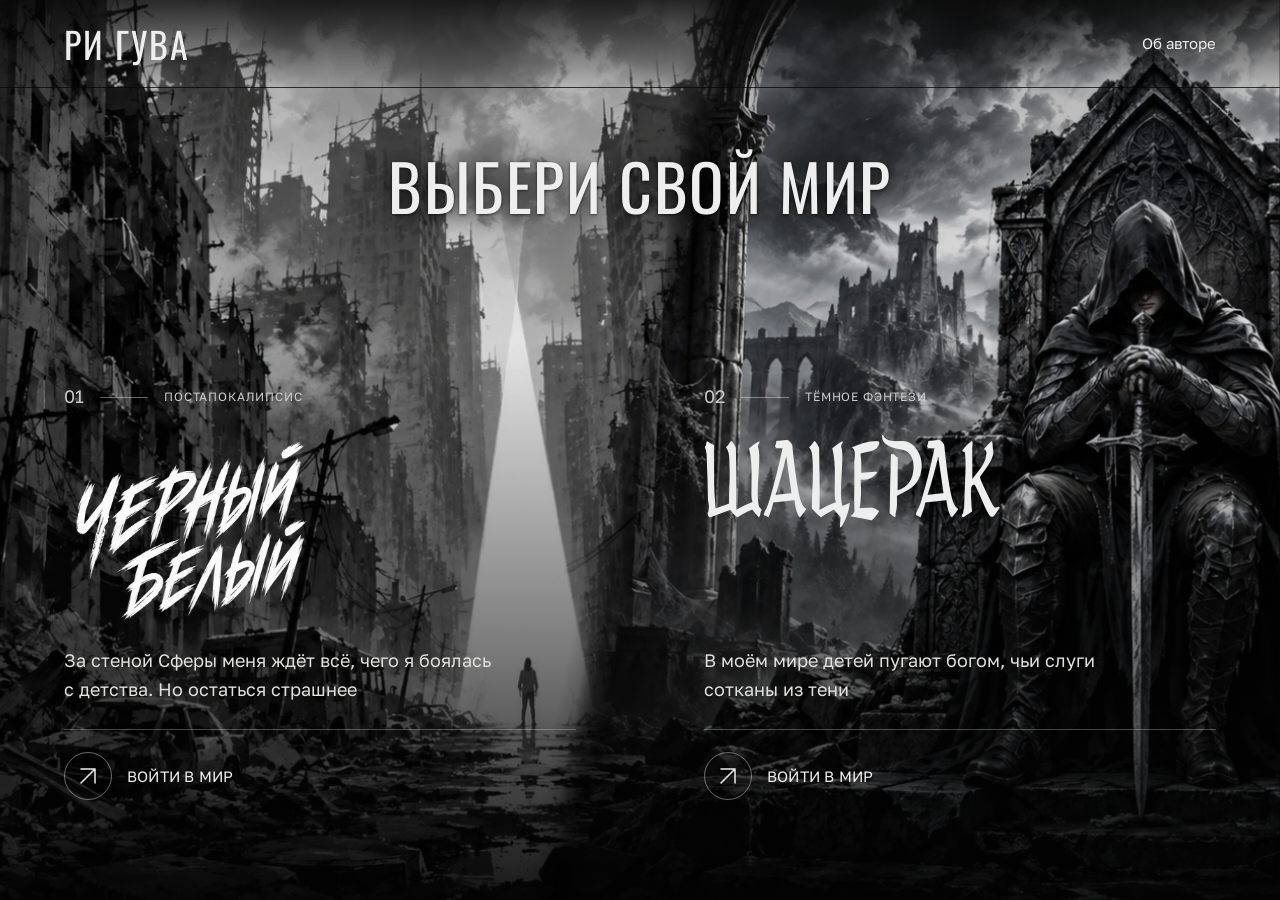
<file: index.html>
<!doctype html>
<html lang="ru">
<head>
  <meta charset="utf-8">
<meta http-equiv="Content-Security-Policy" content="connect-src 'none'; form-action 'none'; base-uri 'self'; object-src 'none'">
<meta name="robots" content="noindex,nofollow">
  <meta name="viewport" content="width=device-width, initial-scale=1">
  <meta name="theme-color" content="#080808">
  <meta name="description" content="Два мира Ри Гува. Войди в историю «Черного Белого» или открой Шацерак.">
  <title>Ри Гува · По ту сторону истории</title>
  <noscript><style>#home .series-name-accessible{position:static!important;display:block!important;width:auto!important;height:auto!important;margin:0!important;overflow:visible!important;clip:auto!important;clip-path:none!important;white-space:normal!important;font:400 42px/1.1 var(--world-bw-font)!important}</style></noscript>
  <link rel="icon" href="assets/sigil.svg" type="image/svg+xml">

  <script id="scene-priority-v114">
(() => {
  'use strict';
  // The standalone file already contains its assets as data URIs.
  if (location.protocol === 'file:') return;
  const h = location.hash;
  let world = null;
  let section = 'world-view';
  const home = !h || h === '#home';
  if (h === '#world-black-white') world = 'bw';
  else if (h === '#world-shatserak') world = 'shatserak';
  else {
    const nested = /^#(black-white|shatserak)\/([a-z-]+)$/.exec(h);
    if (nested) {
      world = nested[1] === 'black-white' ? 'bw' : 'shatserak';
      section = nested[2];
    } else if (/^#(?:world-view|story|field-notes|night-lake|books|bonus|merch|bw-finale|author-qa|questions|worlds)$/.test(h)) {
      section = h.slice(1);
      world = history.state?.world;
      if (world !== 'bw' && world !== 'shatserak') {
        try { world = sessionStorage.getItem('riguva-active-world'); } catch {}
      }
    }
  }
  if (world !== 'bw' && world !== 'shatserak') world = null;
  if (section === 'worlds' || (world === 'bw' && (section === 'field-notes' || section === 'bw-finale'))) section = 'books';
  if (section === 'author') section = 'contacts';
  // These sections are not available in the current opposite world. Mirror
  // experience.js's hero fallback rather than warming an unrelated scene.
  if ((world === 'bw' && ['night-lake', 'questions'].includes(section)) ||
      (world === 'shatserak' && ['field-notes', 'bw-finale', 'author-qa', 'merch'].includes(section))) section = 'world-view';
  const bwHero = ['assets/scenes/bw-title-v6.webp', 'assets/scenes/bw-detailed-v6.webp'];
  const shatHero = ['assets/scenes/shatserak-detailed-v6.webp'];
  const critical = {
    bw: {
      'world-view': bwHero,
      story: ['assets/lossless-v113/bw-v84/black-quote-silhouette.jpg'],
      // The first desktop row and the first two mobile cards. Other covers
      // remain under the ordinary ahead-of-scroll image queue.
      books: ['assets/current/Для сайта/black-white.jpg', 'assets/current/Для сайта/grey-forest.jpg'],
      bonus: [(globalThis.devicePixelRatio || 1) <= 4 ? 'assets/responsive-v111/switch-states-768.webp' : 'assets/performance-v101/bw-v33/switch-states.webp', 'assets/performance-v101/bw-v17/worklamp-switch.webp'],
      'author-qa': ['assets/performance-v101/bw-v31/jeep-radio.webp'],
      contacts: ['assets/performance-v101/bw-v28/cerberus-graphite.webp'],
      // The approved nine-sheet overview is hydrated by the bounded queue,
      // not by nine independent high-priority preloads in this early script.
      merch: []
    },
    shatserak: {
      'world-view': shatHero,
      story: ['assets/lossless-v113/shatserak-v23/hood-portrait-cutout.png'],
      books: ['assets/current/Для сайта/shata.jpg', 'assets/author/Для сайта/sherka.jpg'],
      'night-lake': ['assets/performance-v101/shatserak-v42/lake-reunion-final-v42.webp'],
      bonus: [],
      questions: ['assets/shatserak-qa/table-v2.jpg'],
      contacts: ['assets/performance-v101/footer-v18/story-door.webp']
    }
  };
  const sources = home ? [...bwHero, ...shatHero] : world ? (critical[world][section] || critical[world]['world-view']) : [];
  const existing = new Set([...document.querySelectorAll('link[rel="preload"][as="image"]')].map(link => link.href));
  sources.forEach(src => {
    const href = new URL(src, document.baseURI).href;
    if (existing.has(href)) return;
    existing.add(href);
    const link = document.createElement('link');
    link.rel = 'preload';
    link.as = 'image';
    link.fetchPriority = 'high';
    link.href = href;
    link.setAttribute('data-ri-critical-v114', section);
    document.head.append(link);
  });
})();
</script>
  <script id="static-preview-v114">
'use strict';
window.RiCommerceConfig = Object.freeze({mode: 'static_preview'});
</script>
  <link rel="stylesheet" href="site-styles-v113-1.css?v=113">

  <script src="site-scripts-v117.js?v=130" defer></script>

























<style id="author-entry-style-v50">
body.cinema.two-worlds .header .author-entry{display:inline-flex;align-items:center;min-height:44px;gap:10px;font:400 15px/1.5 var(--ui-font);white-space:nowrap;color:inherit}
body.cinema.two-worlds .header .author-entry:hover{text-decoration:underline;text-underline-offset:6px}
body.cinema.two-worlds:not(.world-selected) .header #world-switch-open{display:none!important}
body.cinema.two-worlds .author-footer-bottom-row{flex-wrap:wrap;gap:16px 24px}
body.cinema.two-worlds .author-footer-about{display:inline-flex;align-items:center;gap:16px;min-height:44px;font:400 16px/1.5 var(--ui-font);border-bottom:1px solid #ffffff50}
body.cinema.two-worlds .author-footer-about:hover{border-color:#eee}
@media(max-width:1380px){body.cinema.two-worlds.world-selected .header .author-entry{display:none}}
</style>
<style id="qa-knob-motion-v51">
/* V51: one mechanical turn; the marker stays in the knob's local coordinates. */
body.cinema.two-worlds[data-world='bw'] #author-qa #qa-radio .qa-jeep-stage .qa-knob{
 position:absolute;display:block;left:14.1%;top:41.8%;
 width:13.5%;height:auto;aspect-ratio:1;min-width:0;min-height:0;
 max-width:none;max-height:none;box-sizing:border-box;padding:0;margin:0;
 border:0;border-radius:50%;background:none;box-shadow:none;overflow:hidden;
 pointer-events:none;transform-origin:50% 50%;
 transform:translate(-50%,-50%) rotate(-40deg);
 animation:none!important;
 transition:transform .38s cubic-bezier(.22,.61,.36,1);
}
body.cinema.two-worlds[data-world='bw'] #author-qa #qa-radio[data-open='true'] .qa-jeep-stage .qa-knob{
 transform:translate(-50%,-50%) rotate(-12deg);
}
body.cinema.two-worlds[data-world='bw'] #author-qa #qa-radio .qa-knob::before,
body.cinema.two-worlds[data-world='bw'] #author-qa #qa-radio .qa-knob::after{content:none}
body.cinema.two-worlds[data-world='bw'] #author-qa #qa-radio .qa-knob>span{
 position:absolute;display:block;left:50%;top:14%;right:auto;bottom:auto;
 width:2px;height:12%;min-width:0;min-height:0;max-width:none;max-height:none;
 margin:0;padding:0;border:0;border-radius:1px;background:#c5c5b9;
 box-shadow:1px 0 1px #0009;opacity:.86;pointer-events:none;
 transform:translateX(-50%);transform-origin:50% 50%;
 animation:none!important;transition:none!important;
}
body.cinema.two-worlds.still #author-qa #qa-radio .qa-knob{transition:none!important}
@media(prefers-reduced-motion:reduce){
 body.cinema.two-worlds[data-world='bw'] #author-qa #qa-radio .qa-knob{transition:none!important}
}
</style>
<style id="gate-layout-v55">
  /* Keep the main heading in place while removing the introductory label. */
  body.cinema.two-worlds #home .gate-heading > .eyebrow {
    visibility: hidden;
  }
</style>
<style id="effects-control-v54">
  #effects-toggle { display: none !important; }
</style>
<link rel="stylesheet" href="site-styles-v115-2.css?v=128">
<link rel="stylesheet" href="world-gate-diagonal.css">
<!-- v99:style:end -->
<style>
body.cinema.two-worlds[data-world="shatserak"] #bonus{
  padding:0!important;min-height:calc(100svh - 88px)!important;display:block!important;margin-top:0!important;
  scroll-margin-top:1px!important;background:#101010!important;mask:none!important;-webkit-mask:none!important;
  overflow-anchor:none;pointer-events:auto
}
body.cinema.two-worlds[data-world="shatserak"] #bonus[hidden]{display:none!important}
body.cinema.two-worlds[data-world="shatserak"] #bonus :is(.bonus-shadow-field,.s25-shadows){display:none!important}
body.cinema.two-worlds[data-world="shatserak"] #bonus .section-heading{
  position:absolute!important;width:1px!important;height:1px!important;overflow:hidden!important;
  clip-path:inset(50%);margin:0!important;padding:0!important
}
body.cinema.two-worlds[data-world="shatserak"] #bonus #bonus-panel-shatserak{
  width:100%!important;max-width:none!important;margin:0!important;padding:0!important
}
body.cinema.two-worlds[data-world="shatserak"] #bonus .journey-next[data-atmo-world="shatserak"]{
  position:relative!important;inset:auto!important;justify-content:center;padding:10px 0 34px;margin:0 auto
}
</style>
<script defer src="assets/harstok-v25/memo.js"></script>
<script defer src="assets/harstok-v25/pagination.js"></script>
<script defer src="assets/harstok-v25/page-curl.js"></script>
<script defer src="assets/harstok-v25/book.js?v=125"></script>
  <link rel="stylesheet" href="shatserak-qa-v117.css?v=117">
  <link rel="stylesheet" href="ri-dry-brush-v02.css">
</head>
<body class="cinema two-worlds">
  <div class="world-shadow-field-v19" aria-hidden="true"><span></span></div>

  <a class="skip" href="#home">К выбору мира</a>
  <header class="header">
    <a class="wordmark" href="#home" aria-label="Ри Гува, на главную">РИ ГУВА</a>
    <nav class="desktop-nav" aria-label="Навигация по миру" hidden><a href="#world-view">Мир</a><a href="#books">Книги</a><a href="#merch" data-world-merch>Артефакты</a><a href="#bonus">Бонусные материалы</a><a class="author-nav-v77" href="about/index.html?v=115">Об авторе</a></nav>
    <div class="header-actions"><a class="author-entry" href="about/index.html?v=115">Об авторе</a><button class="world-switch-button" id="world-switch-open" aria-label="Сменить мир" aria-haspopup="dialog" aria-controls="world-switch-dialog"><span class="world-switch-destination-v77"><span id="world-switch-name">Два мира</span><svg class="world-switch-arrows-v77" viewBox="0 0 24 18" aria-hidden="true"><path d="M2 5h19m-4-4 4 4-4 4M22 13H3m4-4-4 4 4 4"/></svg></span></button>
      <button class="icon-button" id="search-open" hidden aria-label="Найти книгу или артефакт"><svg viewBox="0 0 24 24"><circle cx="10.5" cy="10.5" r="6.5"/><path d="m16 16 5 5"/></svg></button>
      <button class="bag-button" id="cart-open" hidden aria-label="Корзина" aria-haspopup="dialog" aria-controls="cart-dialog">Корзина <span class="cart-count-v97" data-cart-count aria-hidden="true">0</span></button>
      <button class="icon-button mobile-menu" id="menu-open" hidden aria-label="Открыть меню"><svg viewBox="0 0 24 24"><path d="M3 8h18M3 16h18"/></svg></button>
    </div>
  </header>

  <main>
    <section class="world-gate" id="home" aria-labelledby="gate-title">
      <div class="gate-heading"><p class="eyebrow">ВСЕЛЕННЫЕ РИ ГУВА</p><h1 id="gate-title">Выбери <em>свой мир</em></h1></div>
      <div class="world-portals">
        <a class="world-portal portal-city" href="#world-black-white" data-enter-world="bw" aria-label="Войти в мир Черный Белый"><div class="portal-scene" aria-hidden="true"><canvas class="portal-canvas" data-preview-world="black-white"></canvas><div class="portal-shade"></div></div><div class="portal-copy"><div class="portal-index"><span>01</span><i></i><span>ПОСТАПОКАЛИПСИС</span></div><p class="portal-kicker">ЗА СТЕНАМИ СФЕРЫ</p><h2 class="has-series-lettering"><span class="series-name-accessible">Черный Белый</span><img class="bw-series-wordmark" data-ri-deferred="assets/scenes/bw-title-v6.webp" alt="" aria-hidden="true"></h2><p class="portal-description">За&nbsp;стеной Сферы меня ждёт всё, чего я&nbsp;боялась с&nbsp;детства. Но&nbsp;остаться&nbsp;страшнее</p><div class="portal-bottom"><span class="portal-enter"><i aria-hidden="true"><svg class="ri-arrow-icon-v109" viewBox="0 0 24 24" width="1em" height="1em" aria-hidden="true" focusable="false" fill="none" stroke="currentColor" stroke-width="1.5" stroke-linecap="round" stroke-linejoin="round"><path d="M5 19 19 5M5 5h14v14"/></svg></i> ВОЙТИ В МИР</span><span class="portal-count">4 КНИГИ</span></div></div></a>
        <a class="world-portal portal-fantasy" href="#world-shatserak" data-enter-world="shatserak" aria-label="Войти в мир Шацерак"><div class="portal-scene" aria-hidden="true"><canvas class="portal-canvas" data-preview-world="shata"></canvas><div class="portal-shade"></div></div><div class="portal-copy"><div class="portal-index"><span>02</span><i></i><span>ТЁМНОЕ ФЭНТЕЗИ</span></div><p class="portal-kicker">БОГИ. ДРЕВНИЕ ТАЙНЫ. ТЕНИ.</p><h2>Шацерак</h2><p class="portal-description">В&nbsp;моём мире детей пугают богом, чьи слуги сотканы из&nbsp;тени</p><div class="portal-bottom"><span class="portal-enter"><i aria-hidden="true"><svg class="ri-arrow-icon-v109" viewBox="0 0 24 24" width="1em" height="1em" aria-hidden="true" focusable="false" fill="none" stroke="currentColor" stroke-width="1.5" stroke-linecap="round" stroke-linejoin="round"><path d="M5 19 19 5M5 5h14v14"/></svg></i> ВОЙТИ В МИР</span><span class="portal-count">2 КНИГИ</span></div></div></a>
      </div><span class="gate-caption">ДВА МИРА / ОДИН АВТОР</span>
    </section>
    <div class="cinema-experience" id="experience" hidden>
      <div class="cinema-stage" aria-hidden="true"><canvas id="world-canvas"></canvas><div class="cinema-shade"></div><div class="cinema-grain"></div></div>
      <section class="hero scene-panel world-hero" id="world-view" aria-labelledby="hero-title"><div class="hero-topline"><span id="world-genre">МИР 01 / ПОСТАПОКАЛИПСИС</span><span>АВТОРСКИЕ МИРЫ / 18+</span></div><div class="hero-copy"><p class="eyebrow" id="world-eyebrow">ЗА СТЕНАМИ СФЕРЫ</p><h1 id="hero-title">Черный<br><em>Белый</em></h1><div class="hero-invitation"><p id="world-description"></p><a class="enter-story" href="#story"><span class="enter-symbol" aria-hidden="true"><svg class="ri-arrow-icon-v109" viewBox="0 0 24 24" width="1em" height="1em" aria-hidden="true" focusable="false" fill="none" stroke="currentColor" stroke-width="1.5" stroke-linecap="round" stroke-linejoin="round"><path d="M5 5 19 19M5 19h14V5"/></svg></span><span>ПОЗНАКОМИТЬСЯ С МИРОМ</span></a></div></div><div class="world-hero-footer"><button class="back-to-worlds" data-worlds-home><svg class="ri-arrow-icon-v109" viewBox="0 0 24 24" width="1em" height="1em" aria-hidden="true" focusable="false" fill="none" stroke="currentColor" stroke-width="1.5" stroke-linecap="round" stroke-linejoin="round"><path d="M20 12H4m7-7-7 7 7 7"/></svg> ДВА МИРА</button><a href="#story">Дальше <svg class="ri-arrow-icon-v109" viewBox="0 0 24 24" width="1em" height="1em" aria-hidden="true" focusable="false" fill="none" stroke="currentColor" stroke-width="1.5" stroke-linecap="round" stroke-linejoin="round"><path d="M12 4v16M5 13l7 7 7-7"/></svg></a></div></section>
      <section class="scene-panel narrative-panel" id="story" aria-labelledby="story-title"><div class="poem-vision" data-atmo-world="shatserak" aria-hidden="true"><img data-ri-portrait="assets/lossless-v113/shatserak-v23/hood-portrait-cutout.png" alt="" width="1024" height="1536"></div><div class="poem-shadow" data-atmo-world="shatserak" aria-hidden="true"></div><div class="poem-shadow poem-shadow--second" data-atmo-world="shatserak" aria-hidden="true"></div><div class="chapter-number"><span>ПО ТУ СТОРОНУ</span><b id="story-number">01</b><i></i><span id="story-label">ЧЕРНЫЙ БЕЛЫЙ</span></div><div class="chapter-copy"><p class="eyebrow" id="story-eyebrow"></p><h2 id="story-title"></h2><p class="chapter-description" id="story-description"></p><a class="chapter-link" id="story-next" href="#field-notes">Дальше <span><svg class="ri-arrow-icon-v109" viewBox="0 0 24 24" width="1em" height="1em" aria-hidden="true" focusable="false" fill="none" stroke="currentColor" stroke-width="1.5" stroke-linecap="round" stroke-linejoin="round"><path d="M12 4v16M5 13l7 7 7-7"/></svg></span></a></div></section>
      <section class="memory-chapter" data-atmo-world="shatserak" id="night-lake" aria-labelledby="memory-title">
        <img class="memory-landscape" data-ri-deferred="assets/performance-v101/shatserak-v42/lake-reunion-final-v42.webp" data-ri-world="shatserak" alt="У серебристого ночного озера и огромной секвойи стоит девушка с тёмной косой и свободно опущенными руками. Коротко стриженный принц в кафтане подходит сзади и нежно касается её локтя." width="1672" height="941" loading="lazy">
        <div class="memory-shade" aria-hidden="true"></div><div class="creeping-shadow shadow-two" aria-hidden="true"></div>
        <div class="memory-copy"><h2 id="memory-title">Ты ведь…<br><em>еще моя<br>русалка?</em></h2></div>
        <div class="memory-bottom"><a href="#bonus">Бонусные материалы <svg class="ri-arrow-icon-v109" viewBox="0 0 24 24" width="1em" height="1em" aria-hidden="true" focusable="false" fill="none" stroke="currentColor" stroke-width="1.5" stroke-linecap="round" stroke-linejoin="round"><path d="M12 4v16M5 13l7 7 7-7"/></svg></a></div>
      </section>
      <section class="catalog section-pad" id="books" hidden aria-labelledby="catalog-title"><div class="catalog-atmosphere" aria-hidden="true"><div class="cast-shadow-v19 cast-shadow-v19--catalog" data-atmo-world="shatserak"></div><span class="catalog-scratch" data-atmo-world="bw">×</span></div>
      <div class="section-heading"><h2 id="catalog-title">Книги</h2><blockquote class="books-quote-bw" data-atmo-world="bw"><p id="field-notes-title"><span>Нет места</span> <span>безопаснее,</span><br><em><span>чем рядом</span> <span>со мной.</span></em></p></blockquote></div>
      <div class="product-grid" id="book-grid"></div><div class="journey-next" data-atmo-world="shatserak"><a href="#night-lake">Дальше <span><svg class="ri-arrow-icon-v109" viewBox="0 0 24 24" width="1em" height="1em" aria-hidden="true" focusable="false" fill="none" stroke="currentColor" stroke-width="1.5" stroke-linecap="round" stroke-linejoin="round"><path d="M12 4v16M5 13l7 7 7-7"/></svg></span></a></div><div class="journey-next" data-atmo-world="bw"><a href="#field-notes">Дальше <span><svg class="ri-arrow-icon-v109" viewBox="0 0 24 24" width="1em" height="1em" aria-hidden="true" focusable="false" fill="none" stroke="currentColor" stroke-width="1.5" stroke-linecap="round" stroke-linejoin="round"><path d="M12 4v16M5 13l7 7 7-7"/></svg></span></a></div>
    </section>
      <section class="merch section-pad" id="merch" hidden aria-labelledby="merch-title">
      <div class="section-heading"><h2 id="merch-title">Артефакты</h2><blockquote class="merch-quote-v91"><p>Осторожно, принцесса!<br> <em>Звучит как приглашение.</em></p></blockquote></div>
      <div class="bw-shot-v80" aria-hidden="true" data-shot="waiting"><span class="bw-prop bw-five-seven" aria-hidden="true"><img data-ri-deferred="assets/performance-v101/bw-v15/five-seven.webp" data-ri-world="bw" alt="" width="1536" height="1024" loading="lazy"><i class="bw-shot-muzzle-v80"></i></span><span class="bw-shot-projectile-v80"><svg class="bw-shot-bullet-v80" viewBox="0 0 28 12" fill="none"><path d="M1 6Q7 1.5 14 2L25 2.8 27 4V8L25 9.4 14 10Q7 9.8 1 6Z" fill="#7d7b74" stroke="#292925" stroke-width=".9"/><path d="M5 5.4 14 3.9 23 4.6M11 8 23 7.6M24 3.5V8.5" stroke="#deddd5" stroke-width=".7"/><path d="M7 7.1 13 7.8 20 7.3" stroke="#42423d" stroke-width=".6"/></svg><svg class="bw-shot-trace-v80" viewBox="0 0 145 14" fill="none"><g stroke="#54544c" stroke-linecap="round"><path d="M0 6 18 5.7 27 6.6 44 5.9M49 6.5 67 5.9 81 6.3M87 6 107 6.9 122 6.2 141 6.6" stroke-width=".85" opacity=".53"/><path d="M9 3 19 3.8 31 3.1M38 3.8 62 3.3M73 3.6 95 4.1 116 3.5M21 9.5 41 9.9 53 9.3M62 10 80 9.5 103 10.1 129 9.4" stroke-width=".6" opacity=".32"/></g></svg></span><svg class="bw-shot-flash-v80" viewBox="0 0 70 42" fill="none"><path d="M61 21 40 17 44 9 28 16 9 12 22 23 4 30 32 26 40 35 43 26Z" fill="#e9e7db" stroke="#69685e" stroke-width="1"/><path d="m55 21-25-1-9-5m30 9-21 1-13 4M38 13 33 19M36 31 33 26" stroke="#74736a" stroke-width=".65"/><path d="m24 8-9-4M13 20l-10-2m13 16-9 5" stroke="#64645c" stroke-width=".7"/></svg></div>
      <div class="merch-grid" id="merch-grid"></div>
<!-- v89:drops:start -->
<section class="merch-drops-v89" aria-labelledby="merch-drops-title-v89"><div class="merch-drops-copy-v89"><p class="merch-drops-kicker-v89">Следующие выпуски</p><h3 id="merch-drops-title-v89">Не пропустить новый дроп</h3><p>Анонсы новых дропов, состав и цены будут в <a href="https://t.me/riguva" target="_blank" rel="noopener noreferrer">Telegram Ри <span aria-hidden="true"><svg class="ri-arrow-icon-v109" viewBox="0 0 24 24" width="1em" height="1em" aria-hidden="true" focusable="false" fill="none" stroke="currentColor" stroke-width="1.5" stroke-linecap="round" stroke-linejoin="round"><path d="M5 19 19 5M5 5h14v14"/></svg></span></a>.</p></div><div class="merch-drops-side-v92"><figure class="merch-pineapple-v92" aria-hidden="true"><span class="bw-prop bw-pineapple-pieces"><img data-ri-deferred="assets/performance-v101/bw-v15/pineapple-pieces.webp" data-ri-image-set="pineapple" data-ri-preload="early" data-ri-world="bw" alt="" loading="lazy" decoding="async"></span></figure></div></section>
<!-- v89:drops:end -->
    <div class="journey-next"><a href="#bonus">Бонусные материалы <span><svg class="ri-arrow-icon-v109" viewBox="0 0 24 24" width="1em" height="1em" aria-hidden="true" focusable="false" fill="none" stroke="currentColor" stroke-width="1.5" stroke-linecap="round" stroke-linejoin="round"><path d="M12 4v16M5 13l7 7 7-7"/></svg></span></a></div></section>
      <section class="bonus-materials section-pad" id="bonus" hidden aria-labelledby="bonus-title">
      <div class="bonus-shadow-field" data-atmo-world="shatserak" aria-hidden="true"><span class="cast-shadow-v19 cast-shadow-v19--archive"></span></div><div class="section-heading"><h2 id="bonus-title">Бонусные материалы</h2></div>
      <div class="bonus-panel" id="bonus-panel-bw" role="group" aria-label="Бонусные главы «Черного Белого»" hidden>
                <div class="bw-parking-v17" id="bw-bonus-lamp" data-lit="false">
          <div class="bw-bonus-wall" aria-hidden="true"></div>
          <div class="p35-parking-horde" aria-hidden="true">
            <div class="p35-horde-wide"><div class="p35-horde-stage-v111"><span class="p35-horde-half-v111 p35-horde-half-left-v111"><img class="p35-horde-image-left-v111" data-ri-deferred="assets/performance-v101/bw-v35/zombies-approach.webp" data-ri-world="bw" width="1536" height="1024" alt="" decoding="async"></span><span class="p35-horde-half-v111 p35-horde-half-right-v111"><img class="p35-horde-image-right-v111" data-ri-deferred="assets/performance-v101/bw-v35/zombies-approach.webp" data-ri-world="bw" width="1536" height="1024" alt="" decoding="async"></span></div></div>
            <div class="p35-horde-near"><img data-ri-deferred="assets/performance-v101/bw-v35/zombies-approach.webp" data-ri-world="bw" width="1536" height="1024" alt="" decoding="async"></div>
          </div>
          <div class="bw-parking-light" aria-hidden="true"></div>
          <div class="bw-lamp-illustration">
            <img class="bw-worklamp-art" data-ri-deferred="assets/performance-v101/bw-v17/worklamp-switch.webp" data-ri-world="bw" alt="" width="1536" height="1024" loading="lazy" aria-hidden="true">
            <span class="p33-switch-art" aria-hidden="true"><img class="p33-switch-off" data-ri-deferred="assets/performance-v101/bw-v33/switch-states.webp" data-ri-image-set="switch" data-ri-preload="early" data-ri-world="bw" width="1536" height="1024" alt="" decoding="async"><img class="p33-switch-on" data-ri-deferred="assets/performance-v101/bw-v33/switch-states.webp" data-ri-image-set="switch" data-ri-preload="early" data-ri-world="bw" width="1536" height="1024" alt="" decoding="async"></span>
            <span class="bw-bulb-glow" aria-hidden="true"></span>
            <button id="bw-light-switch" class="bw-light-switch" type="button" aria-label="Включить строительный фонарь и открыть бонусные главы" aria-expanded="false" aria-pressed="false" aria-controls="bw-bonus-chapters" aria-describedby="bw-chapter-spoiler"></button><span class="bw-switch-caption" aria-hidden="true"><span id="bw-switch-copy">Включи свет</span><svg class="bw-switch-arrow" viewBox="0 0 64 42" focusable="false"><path d="M3 29 C18 28 28 11 56 14 M45 4 L59 14 L47 25 M5 32 C21 30 33 14 54 16"/></svg><svg class="bw-switch-arrow bw-switch-arrow-mobile-v111" viewBox="0 0 100 100" preserveAspectRatio="none" focusable="false"><path d="M4 96 C43 94 42 39 94 8 M78 11 L95 6 L93 25 M8 98 C43 90 44 42 89 13"/></svg></span>
          </div>
          <div class="bw-bonus-chapters" id="bw-bonus-chapters" hidden inert>
        <div class="bonus-chapter-list compact-chapters-v21">
          <article class="bonus-chapter"><span class="bonus-order">01</span><div class="bonus-chapter-copy"><h4 data-chapter-title="chapter-1">Бонусная глава</h4></div><div class="bonus-actions"><button class="bonus-text-link" type="button" data-chapter-open="chapter-1" aria-haspopup="dialog" aria-controls="chapter-dialog">Читать <span aria-hidden="true"><svg class="ri-arrow-icon-v109" viewBox="0 0 24 24" width="1em" height="1em" aria-hidden="true" focusable="false" fill="none" stroke="currentColor" stroke-width="1.5" stroke-linecap="round" stroke-linejoin="round"><path d="M5 19 19 5M5 5h14v14"/></svg></span></button><a class="bonus-print-link" href="assets/bonus/chapter-1-print.pdf" download="Бонусная глава · для печати.pdf">PDF для печати <span aria-hidden="true"><svg class="ri-arrow-icon-v109" viewBox="0 0 24 24" width="1em" height="1em" aria-hidden="true" focusable="false" fill="none" stroke="currentColor" stroke-width="1.5" stroke-linecap="round" stroke-linejoin="round"><path d="M12 4v16M5 13l7 7 7-7"/></svg></span></a></div></article>
          <article class="bonus-chapter"><span class="bonus-order">02</span><div class="bonus-chapter-copy"><h4 data-chapter-title="chapter-2">Бонусная глава 2</h4></div><div class="bonus-actions"><button class="bonus-text-link" type="button" data-chapter-open="chapter-2" aria-haspopup="dialog" aria-controls="chapter-dialog">Читать <span aria-hidden="true"><svg class="ri-arrow-icon-v109" viewBox="0 0 24 24" width="1em" height="1em" aria-hidden="true" focusable="false" fill="none" stroke="currentColor" stroke-width="1.5" stroke-linecap="round" stroke-linejoin="round"><path d="M5 19 19 5M5 5h14v14"/></svg></span></button><a class="bonus-print-link" href="assets/bonus/chapter-2-print.pdf" download="Бонусная глава 2 · для печати.pdf">PDF для печати <span aria-hidden="true"><svg class="ri-arrow-icon-v109" viewBox="0 0 24 24" width="1em" height="1em" aria-hidden="true" focusable="false" fill="none" stroke="currentColor" stroke-width="1.5" stroke-linecap="round" stroke-linejoin="round"><path d="M12 4v16M5 13l7 7 7-7"/></svg></span></a></div></article>
        </div>
            <p class="bonus-spoiler bonus-chapter-warning" id="bw-chapter-spoiler" role="note"><span class="bw-spoiler-symbol" aria-hidden="true">!</span><strong>Бонусные главы содержат спойлеры.</strong></p>
          </div>
        </div>
<div class="qa-bonus-entry"><a href="#author-qa">Ри отвечает <span><svg class="ri-arrow-icon-v109" viewBox="0 0 24 24" width="1em" height="1em" aria-hidden="true" focusable="false" fill="none" stroke="currentColor" stroke-width="1.5" stroke-linecap="round" stroke-linejoin="round"><path d="M5 19 19 5M5 5h14v14"/></svg></span></a></div></div>
      <div class="bonus-panel" id="bonus-panel-shatserak" role="group" aria-label="Библиотека героев Шацерака" hidden>

        <harstok-library><template shadowrootmode="open"><link rel="stylesheet" href="assets/harstok-v25/book.css"><link rel="stylesheet" href="assets/harstok-v25/entrance.css?v=126"><main class="harstok-scene" data-mode="hall" aria-label="Библиотека Харстока">
    <div class="room-view" aria-hidden="true">
      <div class="room-canvas">
        <img class="room-photo" src="assets/harstok-v25/harstok-shelf.webp" width="1536" height="1024" loading="lazy" decoding="async" alt="">
        <span class="shelf-inlay shelf-vacancy"></span>
        <span class="shelf-inlay shelf-relocated-book"></span>
      </div>
      <img class="shelf-candle" src="assets/harstok-v25/shata-candle.webp" width="860" height="786" loading="lazy" decoding="async" alt="">
    </div>
    <div class="hall-view" aria-hidden="true">
      <div class="hall-camera">
        <img class="hall-photo" src="assets/harstok-v25/harstok-hall.webp" width="1536" height="1024" loading="lazy" decoding="async" alt="">
      </div>
    </div>
    <div class="harstok-hall" id="library-hall">
      <div class="hall-copy">
        <h2 class="hall-title">Библиотека героев</h2>
        <p class="hall-intro">Персонажи, места и понятия Шацерака.</p>
        <p class="hall-warning" id="library-entry-warning" role="note">
          <strong>Читать после «Шерки»</strong>
          <span>Есть спойлеры к обеим книгам.</span>
        </p>
        <button type="button" id="hall-entry" aria-controls="library-shelf" aria-describedby="library-entry-warning">
          <img class="hall-book-icon" src="assets/harstok-v25/harstok-icon.webp" width="96" height="96" alt="" loading="lazy" decoding="async">
          <span class="hall-action-label">Перейти в библиотеку</span>
        </button>
      </div>
    </div>
    <div class="harstok-entrance" id="library-shelf" inert>
      <button type="button" class="library-entry" id="library-entry" aria-controls="book" aria-expanded="false">
        <span class="entry-artwork" aria-hidden="true">
          <span class="entry-book-object">
            <span class="entry-book-solid">
              <span class="entry-book-front">
                <img class="entry-book-art" src="assets/shatserak-v96/cover-texture.webp" width="384" height="576" alt="">
                <span class="cover-type">
                  <span class="leather-crest entry-cover-crest"></span>
                  <span class="cover-title">Библиотека<br>героев</span>
                </span>
              </span>
              <span class="entry-book-spine">
                <span class="leather-crest spine-crest"></span>
              </span>
              <span class="entry-book-back"></span>
              <span class="entry-book-fore"></span>
              <span class="entry-book-top"></span>
              <span class="entry-book-bottom"></span>
            </span>
          </span>
        </span>
        <span class="shelf-book-label">Открыть книгу
          <svg class="shelf-book-arrow" viewBox="0 0 320 112" preserveAspectRatio="none" aria-hidden="true">
            <path d="M3 7C18 49 72 89 154 103C209 112 258 102 298 98" vector-effect="non-scaling-stroke"/>
            <path class="shelf-arrow-flourish" d="M3 7C6 18 22 22 29 13C34 6 26 2 23 8M22 45C31 54 42 60 54 65" vector-effect="non-scaling-stroke"/>
            <path class="shelf-arrow-head" d="M312 98C303 94 295 89 287 83L292 96L284 108C294 106 304 103 312 98Z"/>
          </svg>
        </span>
      </button>
      <button type="button" id="hall-return" aria-controls="library-hall"><span aria-hidden="true">←</span> Вернуться в зал</button>
    </div>
    <div class="shell">
      <div class="before" id="before">
        <p class="eyebrow scene-label">Библиотека Харстока</p>
        <p class="warning" id="warning"><strong>Открывать после «Шерки»</strong><span>Спойлеры к обеим книгам</span></p>
      </div>
      <div class="workspace" id="workspace" hidden>
        <nav class="controls" aria-label="Указатель книги">
          <div class="filters" role="group" aria-label="Категории указателя">
            <button type="button" data-view="contents" aria-pressed="true">Все</button>
            <button type="button" data-view="character" aria-pressed="false">Персонажи</button>
            <button type="button" data-view="place" aria-pressed="false">Места</button>
            <button type="button" data-view="term" aria-pressed="false">Понятия</button>
          </div>
          <label class="search">
            <span class="sr-only">Поиск по книге</span>
            <svg viewBox="0 0 24 24" aria-hidden="true"><circle cx="10" cy="10" r="6"/><path d="m14.5 14.5 5 5"/></svg>
            <input type="search" id="query" placeholder="Поиск по книге" autocomplete="off">
          </label>
          <button type="button" class="shut" id="close">Закрыть книгу</button>
        </nav>
      </div>
      <div class="book" id="book" data-state="closed">
        <div class="book-contact" aria-hidden="true"></div>
        <div class="binding" aria-hidden="true"></div>
        <div class="page-stack page-stack-left" aria-hidden="true"></div>
        <div class="page-stack page-stack-right" aria-hidden="true"></div>
        <div class="spread" id="spread" inert aria-hidden="true"></div>
        <div class="lid" id="lid">
          <button class="cover" id="cover" type="button" aria-describedby="warning">
            <img class="cover-photo" src="assets/shatserak-v96/cover-texture.webp" width="384" height="576" alt="" loading="lazy" decoding="async">
            <span class="cover-type">
              <span class="leather-crest" aria-hidden="true"></span>
              <span class="cover-title">Библиотека<br>героев</span>
              <span class="cover-action">Раскрыть книгу <svg viewBox="0 0 24 24" aria-hidden="true"><path d="M4 12h15m-6-6 6 6-6 6"/></svg></span>
            </span>
          </button>
          <div class="inner-cover" aria-hidden="true"></div>
        </div>
        <div class="probe" id="probe" inert aria-hidden="true"></div>
        <nav class="pager" id="pager" aria-label="Перелистывание книги" hidden>
          <button type="button" class="page-prev" data-turn="-1" aria-disabled="true" aria-label="Предыдущий разворот" title="Предыдущий разворот"></button>
          <button type="button" class="page-next" data-turn="1" aria-disabled="true" aria-label="Следующий разворот" title="Следующий разворот"></button>
          <p class="sr-only" id="page-status" aria-live="polite"></p>
        </nav>
      </div>
      <p class="under" id="under">Персонажи <span>·</span> Места <span>·</span> Понятия</p>
      <noscript><p class="under">Для раскрытия книги включите JavaScript.</p></noscript>
    </div>
  </main></template></harstok-library>
      </div>
    <div class="journey-next" data-atmo-world="bw"><a href="#merch">Дальше <span><svg class="ri-arrow-icon-v109" viewBox="0 0 24 24" width="1em" height="1em" aria-hidden="true" focusable="false" fill="none" stroke="currentColor" stroke-width="1.5" stroke-linecap="round" stroke-linejoin="round"><path d="M12 4v16M5 13l7 7 7-7"/></svg></span></a></div>    <div class="sqa-library-link" data-atmo-world="shatserak"><a href="#questions">Ри отвечает <span><svg class="ri-arrow-icon-v109" viewBox="0 0 24 24" width="1em" height="1em" aria-hidden="true" focusable="false" fill="none" stroke="currentColor" stroke-width="1.5" stroke-linecap="round" stroke-linejoin="round"><path d="M12 4v16M5 13l7 7 7-7"/></svg></span></a></div></section>
<section id="bw-finale" data-atmo-world="bw" hidden aria-label="Книги"><div id="book-grid-rest" hidden></div></section>
      <section class="author-qa section-pad" id="author-qa" data-atmo-world="bw" hidden aria-labelledby="author-qa-title">
        <div class="section-heading"><h2 id="author-qa-title">Ри отвечает</h2><p class="qa-intro">Архив ответов из авторского канала.</p></div>
        <div class="qa-radio" id="qa-radio" data-open="false">
          <div class="qa-radio-face">
            <div class="qa-reveal qa-player-v60">
              <span class="qa-jeep-stage" role="group" aria-label="Управление вопросами">
                <img class="qa-jeep-art" data-ri-deferred="assets/performance-v101/bw-v31/jeep-radio.webp" data-ri-world="bw" alt="" width="1536" height="1024" loading="lazy">
                <span class="qa-jeep-display" aria-hidden="true"><span class="qa-jeep-track">Feeling Good</span><span class="qa-jeep-meter"><i></i><i></i><i></i><i></i><i></i><i></i><i></i><i></i><i></i><i></i><i></i><i></i></span></span>
                <span class="qa-knob" aria-hidden="true"><span></span></span>
                <button class="qa-transport-key qa-play-v60" id="qa-reveal" type="button" aria-label="Play: открыть вопросы" title="Play · Открыть вопросы" aria-expanded="false" aria-controls="qa-catalog" aria-describedby="qa-spoiler-warning"><span class="qa-key-face" aria-hidden="true"><svg class="qa-key-icon" viewBox="0 0 24 24" aria-hidden="true" focusable="false"><path class="qa-key-incision" fill-rule="evenodd" d="M7 4 20 12 7 20ZM10 9h2.2v.55H10Zm1.2 5h2.8v.5h-2.8Z"/><path class="qa-key-ink" fill-rule="evenodd" d="M7 4 20 12 7 20ZM10 9h2.2v.55H10Zm1.2 5h2.8v.5h-2.8Z"/></svg></span></button>
                <button class="qa-transport-key qa-stop-v60" id="qa-stop" type="button" aria-label="Stop: свернуть вопросы" title="Stop · Свернуть вопросы" aria-controls="qa-catalog"><span class="qa-key-face" aria-hidden="true"><svg class="qa-key-icon" viewBox="0 0 24 24" aria-hidden="true" focusable="false"><path class="qa-key-incision" fill-rule="evenodd" d="M6 6h12v12H6Zm2.4 3.2h3.2v.55H8.4Zm4.5 4.1h2.7v.5h-2.7Z"/><path class="qa-key-ink" fill-rule="evenodd" d="M6 6h12v12H6Zm2.4 3.2h3.2v.55H8.4Zm4.5 4.1h2.7v.5h-2.7Z"/></svg></span></button>
              </span>
              <svg class="qa-transport-hint-v60" viewBox="0 0 800 420" aria-hidden="true" focusable="false"><path class="qa-transport-arrow-play" d="M265 358 C205 375 175 343 190 310 C199 288 221 274 239 260 M223 268 L240 257 L237 278 M261 362 C204 379 174 346 187 313"/><path class="qa-transport-arrow-stop" d="M527 358 C585 375 610 342 589 310 C576 288 557 274 535 260 M539 277 L533 257 L552 264 M531 362 C588 378 613 346 592 313"/></svg>
              <span class="qa-reveal-label" aria-hidden="true"><span id="qa-toggle-copy">Нажми Play,
чтобы открыть вопросы</span></span>
            </div>
          </div>
        </div>
        <div class="qa-catalog" id="qa-catalog" hidden inert>
            <p class="qa-spoiler-warning" id="qa-spoiler-warning" role="note"><svg class="qa-spoiler-mark" viewBox="0 0 28 44" aria-hidden="true" focusable="false"><path d="M16 4 C15 12 13 19 12 27 M19 5 L15 26 M11 35 L12 38 L15 36 M10 37 L13 39"/></svg><span>Вопросы и ответы содержат <strong>спойлеры</strong> ко всему циклу «Черный Белый».</span></p>
          <div class="qa-toolbar">
            <label class="qa-search"><span aria-hidden="true">⌕</span><input id="qa-search" type="search" autocomplete="off" placeholder="Найти вопрос" aria-label="Поиск по вопросам к Ри"></label>
            <div class="qa-filters" id="qa-filters" role="group" aria-label="Темы вопросов"></div>
          </div>
          <p class="qa-stats" id="qa-stats" role="status" aria-live="polite" aria-atomic="true"></p>
          <div class="qa-results" id="qa-results"></div>
          <button class="qa-collapse" id="qa-collapse" type="button">Свернуть вопросы <span aria-hidden="true"><svg class="ri-arrow-icon-v109" viewBox="0 0 24 24" width="1em" height="1em" aria-hidden="true" focusable="false" fill="none" stroke="currentColor" stroke-width="1.5" stroke-linecap="round" stroke-linejoin="round"><path d="M12 20V4M5 11l7-7 7 7"/></svg></span></button>
        </div>
        <div class="journey-next"><a href="#merch">Артефакты <span><svg class="ri-arrow-icon-v109" viewBox="0 0 24 24" width="1em" height="1em" aria-hidden="true" focusable="false" fill="none" stroke="currentColor" stroke-width="1.5" stroke-linecap="round" stroke-linejoin="round"><path d="M12 4v16M5 13l7 7 7-7"/></svg></span></a></div>
      </section>
<section id="questions" class="shatserak-qa" data-atmo-world="shatserak" hidden aria-labelledby="sqa-heading">
        <div class="sqa-inner">
          <header>
            <p class="sqa-kicker">Шацерак</p>
            <h2 id="sqa-heading">Ри отвечает</h2>
            <p id="sqa-spoiler" class="sqa-spoiler"><strong>Есть спойлеры.</strong> Открывай вопросы после «Шерки».</p>
          </header>
          <div class="sqa-scene sqa-table" data-open="false">
            <div class="sqa-art-area">
              <img class="sqa-table-art" data-ri-deferred="assets/shatserak-qa/table-v2.jpg" data-ri-world="shatserak" width="1536" height="1024" loading="lazy" decoding="async" alt="">
              <span class="sqa-almond" aria-hidden="true"></span>
              <button class="sqa-bowl" type="button" aria-controls="sqa-featured" aria-describedby="sqa-spoiler sqa-bowl-hint" aria-expanded="false">
                <span class="sqa-bowl-caption">Взять орешек <span aria-hidden="true">→</span></span>
              </button>
              <span id="sqa-bowl-hint" hidden>Откроется записка с вопросом читателя.</span>
            </div>
            <div class="sqa-note">
              <span class="sqa-note-fold" aria-hidden="true"></span>
              <article id="sqa-featured" aria-live="polite" hidden>
                <p class="sqa-kicker sqa-featured-topic"></p>
                <h3 class="sqa-featured-title"></h3>
                <a class="sqa-answer" target="_blank" rel="noopener noreferrer">Ответ Ри в Telegram <span aria-hidden="true">↗</span></a>
                <div class="sqa-controls">
                  <button class="sqa-next" type="button">Ещё орешек</button>
                  <button class="sqa-hide" type="button">Сложить записку</button>
                </div>
              </article>
            </div>
          </div>
          <details class="sqa-archive">
            <summary aria-describedby="sqa-spoiler"><span>Все вопросы <span class="sqa-count">18</span></span></summary>
            <label class="sqa-search">Поиск по вопросам <input id="sqa-search" type="search" placeholder="Например, Митра" autocomplete="off"></label>
          <section class="sqa-group">
            <h3>О книгах</h3>
            <ul>
              <li>
                <h4>Почему у первой книги название «Шата», а у второй «Шерка»?</h4>
                <a class="sqa-answer" href="https://t.me/riguva/4749" target="_blank" rel="noopener noreferrer" aria-label="Видеоответ в Telegram на вопрос «Почему у первой книги название «Шата», а у второй «Шерка»?»">Видеоответ в Telegram <span aria-hidden="true">↗</span></a>
              </li>
              <li>
                <h4>Продумала ли Ри все сюжетные линии героев?</h4>
                <a class="sqa-answer" href="https://t.me/riguva/4775" target="_blank" rel="noopener noreferrer" aria-label="Видеоответ в Telegram на вопрос «Продумала ли Ри все сюжетные линии героев?»">Видеоответ в Telegram <span aria-hidden="true">↗</span></a>
              </li>
            </ul>
          </section>
          <section class="sqa-group">
            <h3>Кнарки и магия</h3>
            <ul>
              <li>
                <h4>Кнарки получают души детей Бадзун-Гра или остаются теми же людьми без эмоций?</h4>
                <a class="sqa-answer" href="https://t.me/riguva/4749" target="_blank" rel="noopener noreferrer" aria-label="Видеоответ в Telegram на вопрос «Кнарки получают души детей Бадзун-Гра или остаются теми же людьми без эмоций?»">Видеоответ в Telegram <span aria-hidden="true">↗</span></a>
              </li>
              <li>
                <h4>Почему тени Митры не могли катать кнарков бесконечно, а ведьма читала заклятие на переломы вместо возвращения души?</h4>
                <a class="sqa-answer" href="https://t.me/riguva/4749" target="_blank" rel="noopener noreferrer" aria-label="Видеоответ в Telegram на вопрос «Почему тени Митры не могли катать кнарков бесконечно, а ведьма читала заклятие на переломы вместо возвращения души?»">Видеоответ в Telegram <span aria-hidden="true">↗</span></a>
              </li>
              <li>
                <h4>Создала ли Митра Бадзун-Гра?</h4>
                <a class="sqa-answer" href="https://t.me/riguva/4750" target="_blank" rel="noopener noreferrer" aria-label="Видеоответ в Telegram на вопрос «Создала ли Митра Бадзун-Гра?»">Видеоответ в Telegram <span aria-hidden="true">↗</span></a>
              </li>
              <li>
                <h4>Почему драгоценные камни усиливают Бадзун-Гра и как он об этом узнал?</h4>
                <a class="sqa-answer" href="https://t.me/riguva/4750" target="_blank" rel="noopener noreferrer" aria-label="Видеоответ в Telegram на вопрос «Почему драгоценные камни усиливают Бадзун-Гра и как он об этом узнал?»">Видеоответ в Telegram <span aria-hidden="true">↗</span></a>
              </li>
              <li>
                <h4>Что будет с Бадзун-Гра, если столкнуть его с драгоценной дороги?</h4>
                <a class="sqa-answer" href="https://t.me/riguva/4750" target="_blank" rel="noopener noreferrer" aria-label="Видеоответ в Telegram на вопрос «Что будет с Бадзун-Гра, если столкнуть его с драгоценной дороги?»">Видеоответ в Telegram <span aria-hidden="true">↗</span></a>
              </li>
              <li>
                <h4>Как долго кнарки могут обходиться без еды, воды и сна?</h4>
                <a class="sqa-answer" href="https://t.me/riguva/4775" target="_blank" rel="noopener noreferrer" aria-label="Видеоответ в Telegram на вопрос «Как долго кнарки могут обходиться без еды, воды и сна?»">Видеоответ в Telegram <span aria-hidden="true">↗</span></a>
              </li>
              <li>
                <h4>Есть ли среди кнарков женщины помимо Шаты? Образуют ли кнарки пары и могут ли иметь детей?</h4>
                <a class="sqa-answer" href="https://t.me/riguva/4775" target="_blank" rel="noopener noreferrer" aria-label="Видеоответ в Telegram на вопрос «Есть ли среди кнарков женщины помимо Шаты? Образуют ли кнарки пары и могут ли иметь детей?»">Видеоответ в Telegram <span aria-hidden="true">↗</span></a>
              </li>
              <li>
                <h4>Может ли мозг кнарка восстановиться после извлечения? Сказывается ли его повреждение на интеллекте?</h4>
                <a class="sqa-answer" href="https://t.me/riguva/4775" target="_blank" rel="noopener noreferrer" aria-label="Видеоответ в Telegram на вопрос «Может ли мозг кнарка восстановиться после извлечения? Сказывается ли его повреждение на интеллекте?»">Видеоответ в Telegram <span aria-hidden="true">↗</span></a>
              </li>
              <li>
                <h4>Все ли кнарки теряют память при обращении? Почему Митра всё забыла, а другие нет? Откуда Шатронд знал, что был Корилом?</h4>
                <a class="sqa-answer" href="https://t.me/riguva/4775" target="_blank" rel="noopener noreferrer" aria-label="Видеоответ в Telegram на вопрос «Все ли кнарки теряют память при обращении? Почему Митра всё забыла, а другие нет? Откуда Шатронд знал, что был Корилом?»">Видеоответ в Telegram <span aria-hidden="true">↗</span></a>
              </li>
            </ul>
          </section>
          <section class="sqa-group">
            <h3>Герои и сюжет</h3>
            <ul>
              <li>
                <h4>Была ли мать Митры и Алики ведьмой?</h4>
                <a class="sqa-answer" href="https://t.me/riguva/4749" target="_blank" rel="noopener noreferrer" aria-label="Видеоответ в Telegram на вопрос «Была ли мать Митры и Алики ведьмой?»">Видеоответ в Telegram <span aria-hidden="true">↗</span></a>
              </li>
              <li>
                <h4>Сцена, где Корил прогнал пуму, намекала на то, что он станет кнарком?</h4>
                <a class="sqa-answer" href="https://t.me/riguva/4750" target="_blank" rel="noopener noreferrer" aria-label="Видеоответ в Telegram на вопрос «Сцена, где Корил прогнал пуму, намекала на то, что он станет кнарком?»">Видеоответ в Telegram <span aria-hidden="true">↗</span></a>
              </li>
              <li>
                <h4>Сны Митры были воспоминаниями или ещё повлияют на события?</h4>
                <a class="sqa-answer" href="https://t.me/riguva/4750" target="_blank" rel="noopener noreferrer" aria-label="Видеоответ в Telegram на вопрос «Сны Митры были воспоминаниями или ещё повлияют на события?»">Видеоответ в Telegram <span aria-hidden="true">↗</span></a>
              </li>
              <li>
                <h4>Почему Митра послушно отвечала Бадзун-Гра в пещере? Она его боялась?</h4>
                <a class="sqa-answer" href="https://t.me/riguva/4750" target="_blank" rel="noopener noreferrer" aria-label="Видеоответ в Telegram на вопрос «Почему Митра послушно отвечала Бадзун-Гра в пещере? Она его боялась?»">Видеоответ в Telegram <span aria-hidden="true">↗</span></a>
              </li>
              <li>
                <h4>Что Руру хотел рассказать Митре при их второй встрече перед смертью?</h4>
                <a class="sqa-answer" href="https://t.me/riguva/4750" target="_blank" rel="noopener noreferrer" aria-label="Видеоответ в Telegram на вопрос «Что Руру хотел рассказать Митре при их второй встрече перед смертью?»">Видеоответ в Telegram <span aria-hidden="true">↗</span></a>
              </li>
              <li>
                <h4>Как в финале кнарки отыскали красный замок, скрытый волшебной вуалью?</h4>
                <a class="sqa-answer" href="https://t.me/riguva/4775" target="_blank" rel="noopener noreferrer" aria-label="Видеоответ в Telegram на вопрос «Как в финале кнарки отыскали красный замок, скрытый волшебной вуалью?»">Видеоответ в Telegram <span aria-hidden="true">↗</span></a>
              </li>
              <li>
                <h4>Был ли кнарком брат хозяина в «Шате»? При его приезде из замка старались всех отослать.</h4>
                <a class="sqa-answer" href="https://t.me/riguva/4775" target="_blank" rel="noopener noreferrer" aria-label="Видеоответ в Telegram на вопрос «Был ли кнарком брат хозяина в «Шате»? При его приезде из замка старались всех отослать.»">Видеоответ в Telegram <span aria-hidden="true">↗</span></a>
              </li>
            </ul>
          </section>
            <p class="sqa-empty" role="status" hidden>Ничего не найдено.</p>
          </details>
          <div class="sqa-contacts"><a href="#contacts">История продолжается <span aria-hidden="true">↓</span></a></div>
        </div>
      </section>
    </div>
    <button class="effects-toggle gate-effects" id="effects-toggle" aria-pressed="true"><span class="effect-icon">◌</span><span>Движение <span id="effects-state">вкл</span></span></button>


  </main>

    <footer class="footer author-footer" id="contacts" aria-labelledby="footer-title">
    <div class="author-footer-main">
      <figure class="author-footer-art" aria-hidden="true"><img data-ri-deferred="assets/performance-v101/footer-v18/story-door.webp" alt="" width="1536" height="1024" loading="lazy"></figure>
      <div class="author-footer-shade" aria-hidden="true"></div>
      <div class="author-footer-copy">
        <h2 id="footer-title">История<br>продолжается</h2>
        <figure class="bw-footer-cerberus" data-atmo-world="bw" aria-hidden="true"><img data-ri-deferred="assets/performance-v101/bw-v28/cerberus-graphite.webp" data-ri-world="bw" alt="" width="1536" height="1024" loading="lazy"></figure>
        <nav class="author-resource-links" id="author-resource-links" aria-label="Ри Гува в интернете">
          <a href="https://t.me/riguva" target="_blank" rel="noopener noreferrer"><span>Telegram</span><span aria-hidden="true"><svg class="ri-arrow-icon-v109" viewBox="0 0 24 24" width="1em" height="1em" aria-hidden="true" focusable="false" fill="none" stroke="currentColor" stroke-width="1.5" stroke-linecap="round" stroke-linejoin="round"><path d="M5 19 19 5M5 5h14v14"/></svg></span></a>
<a href="https://www.instagram.com/rishaguva/" target="_blank" rel="noopener noreferrer" aria-describedby="instagram-note"><span>Instagram*</span><span aria-hidden="true"><svg class="ri-arrow-icon-v109" viewBox="0 0 24 24" width="1em" height="1em" aria-hidden="true" focusable="false" fill="none" stroke="currentColor" stroke-width="1.5" stroke-linecap="round" stroke-linejoin="round"><path d="M5 19 19 5M5 5h14v14"/></svg></span></a>
<a href="https://www.litres.ru/author/ri-guva-19764391/" target="_blank" rel="noopener noreferrer"><span>Литрес</span><span aria-hidden="true"><svg class="ri-arrow-icon-v109" viewBox="0 0 24 24" width="1em" height="1em" aria-hidden="true" focusable="false" fill="none" stroke="currentColor" stroke-width="1.5" stroke-linecap="round" stroke-linejoin="round"><path d="M5 19 19 5M5 5h14v14"/></svg></span></a>
<a href="https://vk.ru/riguva13" target="_blank" rel="noopener noreferrer"><span>ВКонтакте</span><span aria-hidden="true"><svg class="ri-arrow-icon-v109" viewBox="0 0 24 24" width="1em" height="1em" aria-hidden="true" focusable="false" fill="none" stroke="currentColor" stroke-width="1.5" stroke-linecap="round" stroke-linejoin="round"><path d="M5 19 19 5M5 5h14v14"/></svg></span></a>
<a href="https://dzen.ru/id/602923cfd131974df2d68e67" target="_blank" rel="noopener noreferrer"><span>Дзен</span><span aria-hidden="true"><svg class="ri-arrow-icon-v109" viewBox="0 0 24 24" width="1em" height="1em" aria-hidden="true" focusable="false" fill="none" stroke="currentColor" stroke-width="1.5" stroke-linecap="round" stroke-linejoin="round"><path d="M5 19 19 5M5 5h14v14"/></svg></span></a>
        </nav>
      </div>
    </div>
    <!-- shared-footer:v82:start -->
<div class="site-footer-v82" data-shared-footer="v82">
 <div class="site-footer-v82__inner">
  <div class="site-footer-v82__top">
   <a class="site-footer-v82__wordmark" href="#home" data-worlds-home aria-label="Ри Гува, к двум мирам">РИ ГУВА</a>
   <a class="site-footer-v82__home" href="#home" data-worlds-home>К двум мирам <span aria-hidden="true"><svg class="ri-arrow-icon-v109" viewBox="0 0 24 24" width="1em" height="1em" aria-hidden="true" focusable="false" fill="none" stroke="currentColor" stroke-width="1.5" stroke-linecap="round" stroke-linejoin="round"><path d="M12 20V4M5 11l7-7 7 7"/></svg></span></a>
  </div>
  <nav class="site-footer-v82__documents" aria-label="Документы">
   <button type="button" data-legal-open="offer" aria-haspopup="dialog" aria-controls="legal-dialog">Публичная оферта</button>
   <button type="button" data-legal-open="privacy" aria-haspopup="dialog" aria-controls="legal-dialog">Политика обработки данных</button>
   <button type="button" data-legal-open="consent" aria-haspopup="dialog" aria-controls="legal-dialog">Согласие на обработку данных</button>
   <button type="button" data-legal-open="cookies" aria-haspopup="dialog" aria-controls="legal-dialog">Cookie</button>
   <button type="button" data-legal-open="delivery" aria-haspopup="dialog" aria-controls="legal-dialog">Доставка и возврат</button>
   <button type="button" data-legal-open="seller" aria-haspopup="dialog" aria-controls="legal-dialog">Реквизиты продавца</button>
  </nav>
  <div class="site-footer-v82__fineprint">
   <p class="site-footer-v82__note" id="instagram-note">* Instagram принадлежит Meta Platforms Inc., признанной экстремистской организацией, деятельность которой запрещена <span class="site-footer-v82__nowrap">в&nbsp;РФ.</span></p>
   <p class="site-footer-v82__credit">Разработка сайта <span aria-hidden="true">·</span> <span class="site-footer-v82__name">Ирина Мартынова</span></p>
  </div>
 </div>
</div>
<!-- shared-footer:v82:end -->

  </footer>


  <dialog id="world-switch-dialog" class="world-switch-dialog" aria-labelledby="world-switch-title"><button class="dialog-close" data-close aria-label="Закрыть выбор мира">×</button><h2 id="world-switch-title">Выбери мир</h2><div class="world-switch-options"><a class="world-switch-option" href="#world-black-white" data-enter-world="bw" aria-label="Перейти в мир Черный Белый"><span class="switch-world-number">01</span><strong>Черный Белый</strong><span class="switch-world-genre">Постапокалипсис</span><span class="switch-world-arrow" aria-hidden="true"><svg class="ri-arrow-icon-v109" viewBox="0 0 24 24" width="1em" height="1em" aria-hidden="true" focusable="false" fill="none" stroke="currentColor" stroke-width="1.5" stroke-linecap="round" stroke-linejoin="round"><path d="M5 19 19 5M5 5h14v14"/></svg></span></a><a class="world-switch-option" href="#world-shatserak" data-enter-world="shatserak" aria-label="Перейти в мир Шацерак"><span class="switch-world-number">02</span><strong>Шацерак</strong><span class="switch-world-genre">Тёмное фэнтези</span><span class="switch-world-arrow" aria-hidden="true"><svg class="ri-arrow-icon-v109" viewBox="0 0 24 24" width="1em" height="1em" aria-hidden="true" focusable="false" fill="none" stroke="currentColor" stroke-width="1.5" stroke-linecap="round" stroke-linejoin="round"><path d="M5 19 19 5M5 5h14v14"/></svg></span></a></div><nav class="world-switch-links-v71" aria-label="Дополнительная навигация"><a class="world-switch-home" href="#home" data-worlds-home>К двум мирам <span><svg class="ri-arrow-icon-v109" viewBox="0 0 24 24" width="1em" height="1em" aria-hidden="true" focusable="false" fill="none" stroke="currentColor" stroke-width="1.5" stroke-linecap="round" stroke-linejoin="round"><path d="M5 19 19 5M5 5h14v14"/></svg></span></a><a class="world-switch-author-v71" href="about/index.html?v=115">Об авторе</a></nav></dialog>
  <dialog id="product-dialog" class="product-dialog" aria-label="Книга или артефакт"><div class="product-dialog-controls"><button class="dialog-close" type="button" data-close aria-label="Закрыть карточку">×</button></div><div id="product-detail"></div></dialog>
  <dialog id="photo-dialog" class="photo-dialog" aria-label="Изображения товара"><div class="photo-toolbar"><p id="photo-caption" aria-live="polite"></p><button class="photo-close" data-close aria-label="Закрыть крупный просмотр">×</button></div><div id="photo-view" class="photo-view"></div><div class="photo-navigation"><button data-photo-step="-1" aria-label="Предыдущее изображение"><svg class="ri-arrow-icon-v109" viewBox="0 0 24 24" width="1em" height="1em" aria-hidden="true" focusable="false" fill="none" stroke="currentColor" stroke-width="1.5" stroke-linecap="round" stroke-linejoin="round"><path d="M20 12H4m7-7-7 7 7 7"/></svg></button><span id="photo-counter"></span><button data-photo-step="1" aria-label="Следующее изображение"><svg class="ri-arrow-icon-v109" viewBox="0 0 24 24" width="1em" height="1em" aria-hidden="true" focusable="false" fill="none" stroke="currentColor" stroke-width="1.5" stroke-linecap="round" stroke-linejoin="round"><path d="M4 12h16m-7-7 7 7-7 7"/></svg></button></div></dialog>
    <dialog id="drop-dialog" class="drop-dialog" aria-labelledby="drop-title" aria-describedby="drop-intro">
    <button class="drop-close" type="button" data-drop-close aria-label="Закрыть заявку">×</button>
    <div id="drop-form-view" class="drop-form-view">
      <p class="drop-kicker">Следующий дроп</p>
      <h2 id="drop-title">Оставить заявку</h2>
      <p id="drop-intro" class="drop-intro">Оставь контакт. Сообщим об открытии дропа, вариантах выпуска и цене.</p>
<p id="drop-merch-announcements-v91" class="drop-merch-announcements-v91" hidden>Анонсы дропов будут в <a href="https://t.me/riguva" target="_blank" rel="noopener noreferrer">Telegram Ри <span aria-hidden="true"><svg class="ri-arrow-icon-v109" viewBox="0 0 24 24" width="1em" height="1em" aria-hidden="true" focusable="false" fill="none" stroke="currentColor" stroke-width="1.5" stroke-linecap="round" stroke-linejoin="round"><path d="M5 19 19 5M5 5h14v14"/></svg></span></a>.</p>
      <p id="drop-preview-note" class="drop-preview-note" role="note">Тестовая версия сайта: заявки и оплата пока не принимаются.</p>
      <form id="drop-form" novalidate>
        <fieldset disabled id="drop-fields" class="drop-fields">
          <legend class="drop-sr-only">Товар и контакт для уведомления</legend>
          <div id="drop-fixed-product" class="drop-fixed-product" hidden><span>Меня интересует</span><strong id="drop-product-name"></strong><input id="drop-product-id" name="productId" type="hidden"></div>
          <div id="drop-product-choice" class="drop-field">
            <label for="drop-product-select">Что тебя интересует</label>
            <select id="drop-product-select" name="productId" aria-describedby="drop-product-error"><option value="">Выбери из списка</option></select>
            <p id="drop-product-error" class="drop-field-error" hidden></p>
          </div>
          <div class="drop-field"><label for="drop-name">Имя <span class="drop-optional">необязательно</span></label><input id="drop-name" name="name" type="text" autocomplete="given-name" maxlength="80" aria-describedby="drop-name-error"><p id="drop-name-error" class="drop-field-error" hidden></p></div>
          <fieldset class="drop-contact-types"><legend>Куда сообщить о дропе</legend><label><input type="radio" name="contactType" value="telegram" checked><span>Telegram</span></label><label><input type="radio" name="contactType" value="email"><span>Электронная почта</span></label></fieldset>
          <div class="drop-field"><label for="drop-contact" id="drop-contact-label">Telegram</label><input id="drop-contact" name="contact" type="text" autocomplete="username" inputmode="text" placeholder="@username" maxlength="254" required aria-describedby="drop-contact-hint drop-contact-error"><p id="drop-contact-hint" class="drop-field-hint">Имя пользователя или ссылка t.me.</p><p id="drop-contact-error" class="drop-field-error" hidden></p></div>
          <div class="drop-consent"><label for="drop-consent"><input id="drop-consent" type="checkbox" name="consent" required aria-describedby="drop-consent-error"><span>Даю согласие на обработку контактных данных для уведомления о выбранном дропе.</span></label><p class="drop-document-links"><button type="button" data-drop-legal data-legal-open="consent">Текст согласия</button><span aria-hidden="true"> · </span><button type="button" data-drop-legal data-legal-open="privacy">Политика обработки данных</button></p><p id="drop-consent-error" class="drop-field-error" hidden></p></div>
          <div class="drop-honeypot" aria-hidden="true"><label for="drop-website">Website</label><input id="drop-website" name="website" type="text" tabindex="-1" autocomplete="off"></div>
        </fieldset>
        <p id="drop-error" class="drop-error" role="alert" tabindex="-1" hidden></p>
        <p id="drop-submit-status" class="drop-sr-only" aria-live="polite"></p>
        <button disabled id="drop-submit" class="drop-submit" type="submit"><span>Оставить заявку</span><span aria-hidden="true"><svg class="ri-arrow-icon-v109" viewBox="0 0 24 24" width="1em" height="1em" aria-hidden="true" focusable="false" fill="none" stroke="currentColor" stroke-width="1.5" stroke-linecap="round" stroke-linejoin="round"><path d="M5 19 19 5M5 5h14v14"/></svg></span></button>
        <p class="drop-form-note">Это запись в список ожидания. Цена и условия покупки появятся при открытии дропа.</p>
      </form>
      <button id="drop-back" class="drop-back" type="button" data-drop-close>Вернуться</button>
    </div>
    <section id="drop-success" class="drop-success" aria-labelledby="drop-success-title" hidden>
      <span class="drop-success-mark" aria-hidden="true">✓</span><h2 id="drop-success-title" tabindex="-1">Заявка сохранена</h2><p id="drop-success-copy">Заявка сохранена локально в проверочной версии. Ри её пока не получила. Это не заказ и не оплата.</p><p id="drop-success-product" class="drop-success-product"></p><p class="drop-reference">Номер заявки <span id="drop-reference"></span></p><button class="drop-submit" type="button" data-drop-close><span>Вернуться</span><span aria-hidden="true"><svg class="ri-arrow-icon-v109" viewBox="0 0 24 24" width="1em" height="1em" aria-hidden="true" focusable="false" fill="none" stroke="currentColor" stroke-width="1.5" stroke-linecap="round" stroke-linejoin="round"><path d="M5 19 19 5M5 5h14v14"/></svg></span></button>
    </section>
  </dialog>

  <dialog id="search-dialog" class="search-dialog"><div class="drawer-head"><h2>Поиск</h2><button class="dialog-close" data-close aria-label="Закрыть поиск">×</button></div><label class="search-field"><svg viewBox="0 0 24 24"><circle cx="10.5" cy="10.5" r="6.5"/><path d="m16 16 5 5"/></svg><input id="search-input" type="search" placeholder="Название книги или артефакта" autocomplete="off" aria-label="Поиск по магазину"></label><div id="search-results" class="search-results"></div></dialog>
  <dialog id="menu-dialog" class="menu-dialog"><div class="drawer-head"><span class="wordmark">РИ ГУВА</span><button class="dialog-close" data-close aria-label="Закрыть меню">×</button></div><nav aria-label="Мобильное меню"><a href="#world-view">Мир <span>01</span></a><a href="#books">Книги <span>02</span></a><a href="#merch" data-world-merch>Артефакты <span>03</span></a><a href="#bonus">Бонусные материалы <span>04</span></a><a href="about/index.html?v=115">Об авторе <span>05</span></a></nav></dialog>
  <dialog id="chapter-dialog" class="chapter-reader-v21" aria-labelledby="chapter-reader-title">
    <div class="chapter-reader-toolbar"><a id="chapter-print-link" href="assets/bonus/chapter-1-print.pdf" download="Бонусная глава · для печати.pdf">PDF для печати <span aria-hidden="true"><svg class="ri-arrow-icon-v109" viewBox="0 0 24 24" width="1em" height="1em" aria-hidden="true" focusable="false" fill="none" stroke="currentColor" stroke-width="1.5" stroke-linecap="round" stroke-linejoin="round"><path d="M12 4v16M5 13l7 7 7-7"/></svg></span></a><button class="chapter-reader-close" type="button" data-chapter-close aria-label="Закрыть главу">×</button></div>
    <article id="chapter-reader-content"><header><p class="chapter-reader-kicker">Черный Белый · Ри Гува</p><h2 id="chapter-reader-title" tabindex="-1">Бонусная глава</h2><p class="chapter-reader-warning">Содержит спойлеры.</p></header><p id="chapter-reader-status" role="status" hidden></p><div class="chapter-reader-body" id="chapter-reader-body"></div><footer class="chapter-reader-end"><button type="button" class="chapter-reader-next" id="chapter-reader-next" data-chapter-next="chapter-2">Следующая глава <span aria-hidden="true"><svg class="ri-arrow-icon-v109" viewBox="0 0 24 24" width="1em" height="1em" aria-hidden="true" focusable="false" fill="none" stroke="currentColor" stroke-width="1.5" stroke-linecap="round" stroke-linejoin="round"><path d="M4 12h16m-7-7 7 7-7 7"/></svg></span></button><button type="button" class="chapter-reader-back" data-chapter-close>К списку глав</button></footer></article>
  </dialog>
  <dialog id="bonus-dialog" class="bonus-dialog" aria-labelledby="bonus-dialog-title"><button class="dialog-close bonus-dialog-close" data-close aria-label="Закрыть бонусный материал">×</button><div id="bonus-dialog-content"></div></dialog>
  <dialog id="legal-dialog" aria-labelledby="legal-dialog-title" aria-describedby="legal-document-status"><button class="dialog-close" type="button" data-close aria-label="Закрыть документ">×</button><h2 id="legal-dialog-title">Документы</h2><p id="legal-document-status">Документ готовится</p><p id="legal-document-copy"></p><p class="legal-document-note">Заглушка для будущего документа. Условия и реквизиты будут добавлены до запуска соответствующих функций сайта.</p></dialog>
  <div class="toast" id="toast" role="status" aria-live="polite"></div>

<!-- v84:scripts:start -->



<!-- v84:scripts:end -->
<!-- v87:scripts:start -->


<!-- v87:scripts:end -->
</body>
</html>
</file>
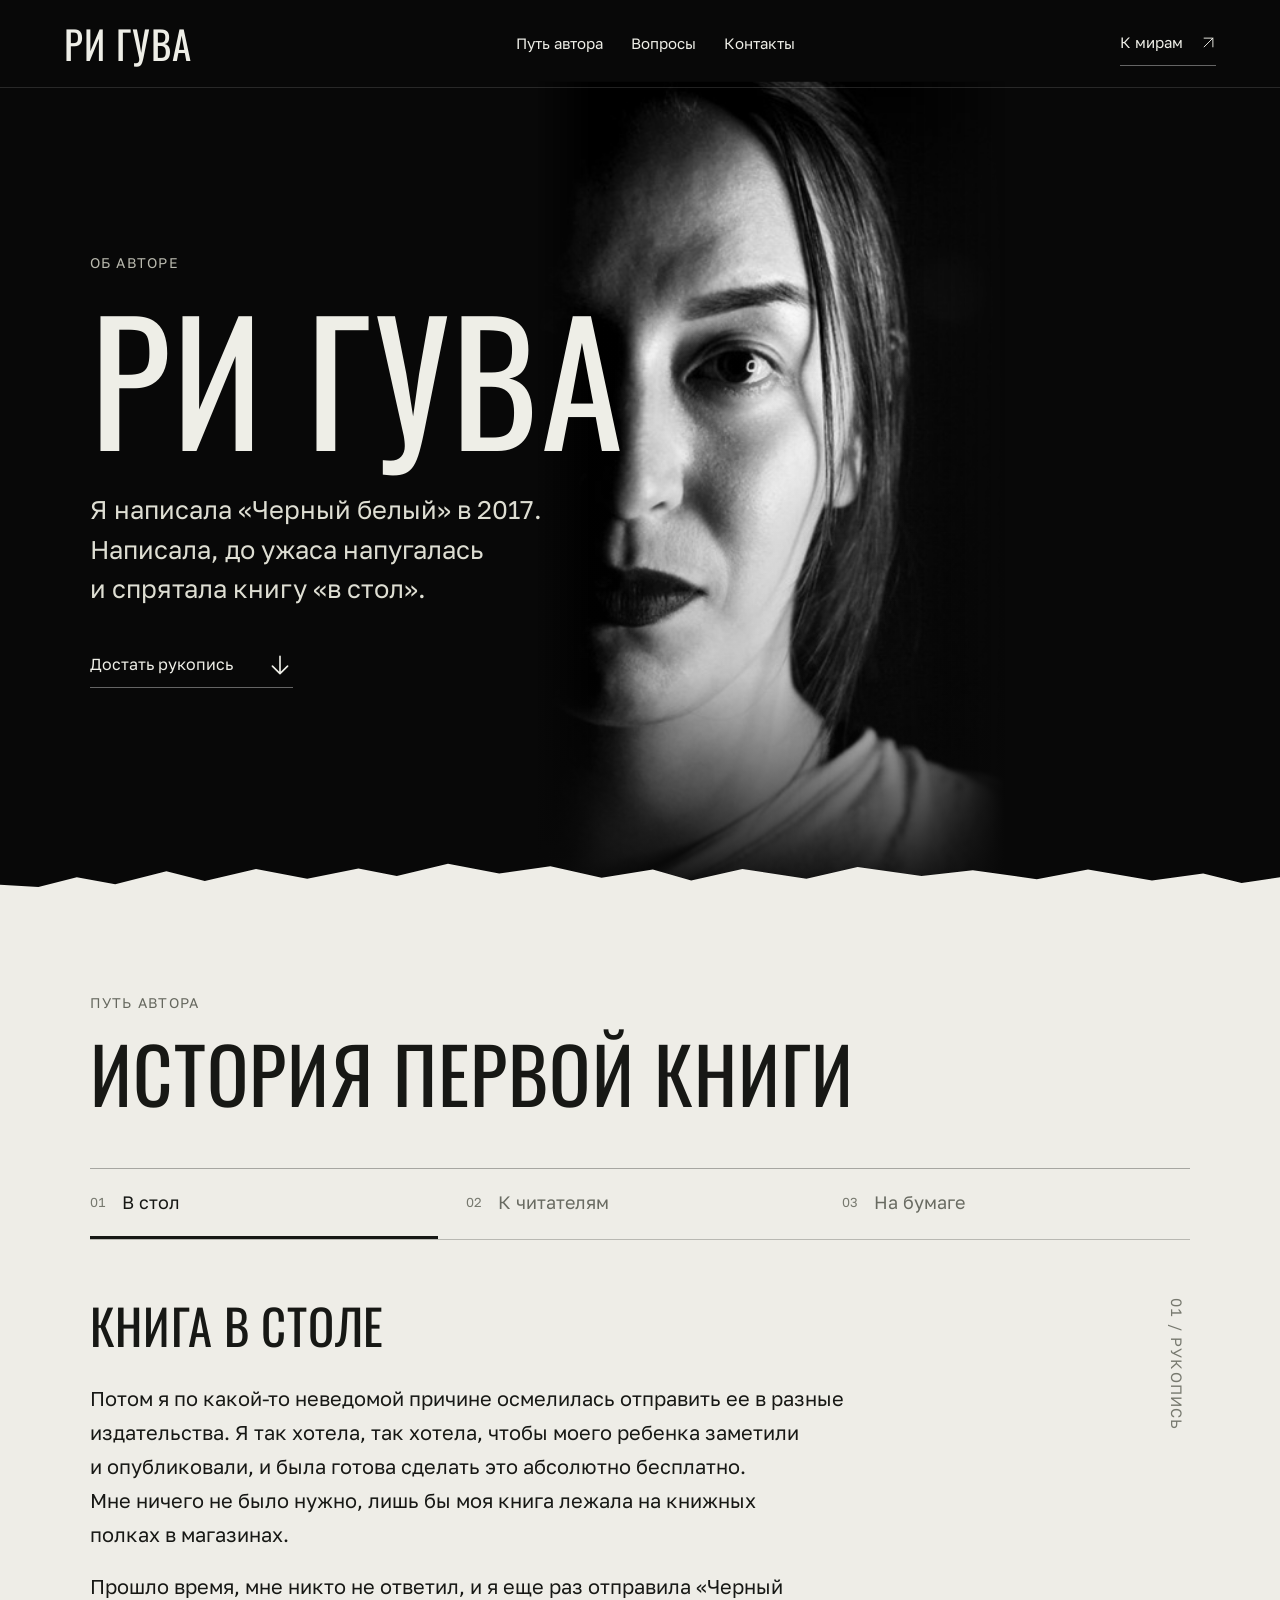
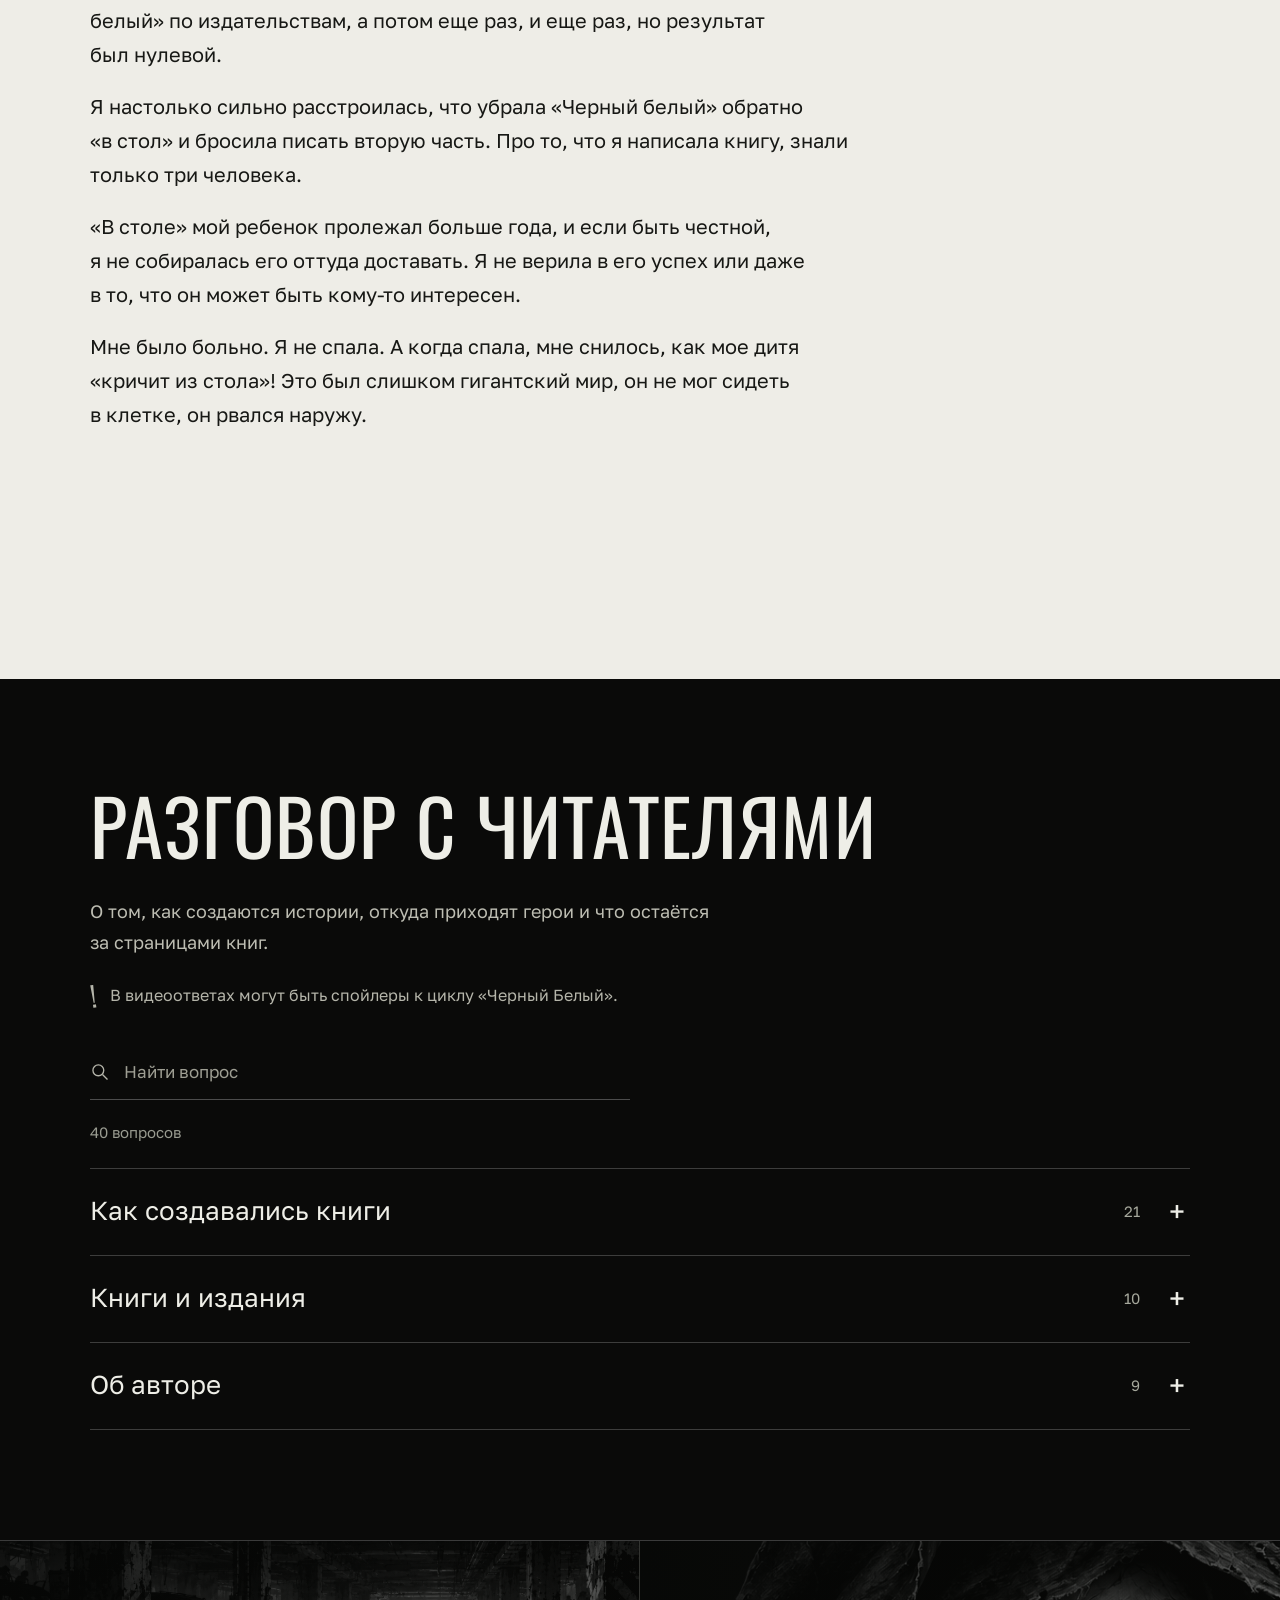
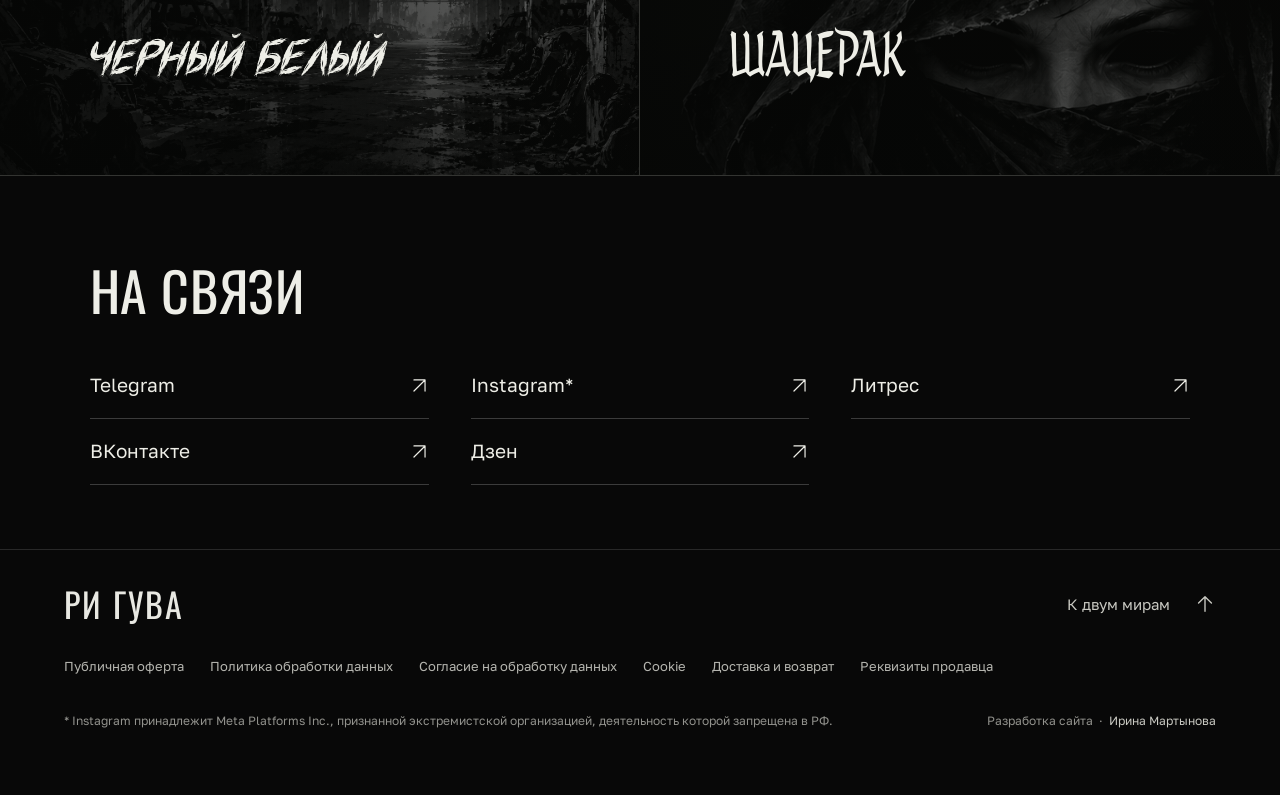
<file: about/index.html>
<!doctype html>
<html lang="ru">
<head>
<meta charset="utf-8">
<meta http-equiv="Content-Security-Policy" content="connect-src 'none'; form-action 'none'; base-uri 'self'; object-src 'none'">
<meta name="robots" content="noindex,nofollow">
<meta name="viewport" content="width=device-width,initial-scale=1">
<meta name="theme-color" content="#080808">
<meta name="description" content="Ри Гува. История первой рукописи, читателей и книг, которые можно держать в руках.">
<title>Ри Гува · Об авторе</title>
<link rel="icon" href="../assets/sigil.svg" type="image/svg+xml">
<link rel="stylesheet" href="../assets/fonts.css">
<link rel="stylesheet" href="../world-fonts.css">
<link rel="stylesheet" href="../medieval-font-v9.css">
<link rel="stylesheet" href="../typography.css">
<link rel="stylesheet" href="../author-page-v50.css?v=108">
<script src="../resource-loading-v101.js?v=114" defer></script>
<script src="../focus-input-v110.js?v=110" defer></script>
<script src="../arrow-icons-v109.js?v=109" defer></script>
<script src="../questions-data-v16.js?v=45" defer></script>
<script src="../author-page-v50.js?v=84" defer></script>
<link rel="stylesheet" href="../author-reading-v68.css?v=68">
<link rel="stylesheet" href="../footer-consistency-v69.css?v=69">
<link rel="stylesheet" href="../author-heading-v72.css?v=72">
<link rel="stylesheet" href="../author-shatserak-tile-v74.css?v=108">
<link rel="stylesheet" href="../author-refinement-v84.css?v=84">
<link rel="stylesheet" href="../footer-shared-v82.css?v=82">
<link rel="stylesheet" href="../legal-v18.css?v=82">
<script src="../legal-v18.js?v=82" defer></script>
<link rel="stylesheet" href="../arrow-icons-v109.css?v=109">
<link rel="stylesheet" href="../focus-input-v110.css?v=110">
<link rel="stylesheet" href="../typography-wrap-v115.css?v=115">
<link rel="stylesheet" href="../ri-dry-brush-v02.css">
<script src="../typography-wrap-v115.js?v=115" defer></script>
<style>
body.author-document .author-story-link { text-decoration: underline; text-underline-offset: .16em; }
@media (max-width: 700px) {
  body.author-document.author-tabs-ready-v84 .author-story-panel[hidden] { display: none !important; }
}
</style>
</head>
<body class="author-document">
<a class="author-skip" href="#author-path">Перейти к истории</a>
<header class="author-header">
 <a class="author-wordmark" href="../index.html?v=115#home" aria-label="Ри Гува, к двум мирам">РИ ГУВА</a>
 <nav aria-label="Об авторе"><a href="#author-path">Путь автора</a><a href="#author-questions">Вопросы</a><a href="#author-contact">Контакты</a></nav>
 <a class="author-world-return" href="../index.html?v=115#home">К мирам <span aria-hidden="true"><svg class="ri-arrow-icon-v109" viewBox="0 0 24 24" width="1em" height="1em" aria-hidden="true" focusable="false" fill="none" stroke="currentColor" stroke-width="1.5" stroke-linecap="round" stroke-linejoin="round"><path d="M5 19 19 5M5 5h14v14"/></svg></span></a>
</header>
<main>
 <section class="author-hero" aria-labelledby="author-name">
  <figure class="author-portrait"><img data-ri-deferred="../assets/author-v50/ri-guva-portrait.svg" data-ri-base="document" width="640" height="640" alt="Портрет Ри Гувы"></figure>
  <div class="author-hero-copy">
   <p class="author-eyebrow">Об авторе</p>
   <h1 id="author-name">Ри Гува</h1>
   <p class="author-lead">Я написала «Черный белый» в 2017. Написала, до ужаса напугалась и спрятала книгу «в стол».</p>
   <a class="author-world-return" href="#author-path">Достать рукопись <span aria-hidden="true"><svg class="ri-arrow-icon-v109" viewBox="0 0 24 24" width="1em" height="1em" aria-hidden="true" focusable="false" fill="none" stroke="currentColor" stroke-width="1.5" stroke-linecap="round" stroke-linejoin="round"><path d="M12 4v16M5 13l7 7 7-7"/></svg></span></a>
  </div>
 </section>
 <section class="author-path" id="author-path" aria-labelledby="author-path-title">
  <div class="author-section-heading"><div><p class="author-eyebrow">Путь автора</p><h2 id="author-path-title">История первой книги</h2></div></div>
  <div class="author-manuscript">
   <div class="author-story-tabs" role="tablist" aria-label="Три главы пути автора">
    <button class="author-story-tab" type="button" id="author-tab-drawer" role="tab" aria-controls="author-panel-drawer" aria-selected="true" data-author-chapter="drawer" data-author-folio="01"><span aria-hidden="true">01</span>В&nbsp;стол</button>
    <button class="author-story-tab" type="button" id="author-tab-readers" role="tab" aria-controls="author-panel-readers" aria-selected="false" tabindex="-1" data-author-chapter="readers" data-author-folio="02"><span aria-hidden="true">02</span>К&nbsp;читателям</button>
    <button class="author-story-tab" type="button" id="author-tab-paper" role="tab" aria-controls="author-panel-paper" aria-selected="false" tabindex="-1" data-author-chapter="paper" data-author-folio="03"><span aria-hidden="true">03</span>На&nbsp;бумаге</button>
   </div>
   <div class="author-story-stage">
    <section class="author-story-panel" id="author-panel-drawer" role="tabpanel" aria-labelledby="author-tab-drawer" tabindex="0" data-author-panel="drawer">
     <h3>Книга в&nbsp;столе</h3>
     <p>Потом я по какой-то неведомой причине осмелилась отправить ее в разные издательства. Я так хотела, так хотела, чтобы моего ребенка заметили и опубликовали, и была готова сделать это абсолютно бесплатно. Мне ничего не было нужно, лишь бы моя книга лежала на книжных полках в магазинах.</p>
     <p>Прошло время, мне никто не ответил, и я еще раз отправила «Черный белый» по издательствам, а потом еще раз, и еще раз, но результат был нулевой.</p>
     <p>Я настолько сильно расстроилась, что убрала «Черный белый» обратно «в стол» и бросила писать вторую часть. Про то, что я написала книгу, знали только три человека.</p>
     <p>«В столе» мой ребенок пролежал больше года, и если быть честной, я не собиралась его оттуда доставать. Я не верила в его успех или даже в то, что он может быть кому-то интересен.</p>
     <p>Мне было больно. Я не спала. А когда спала, мне снилось, как мое дитя «кричит из стола»! Это был слишком гигантский мир, он не мог сидеть в клетке, он рвался наружу.</p>
    </section>
    <section class="author-story-panel" id="author-panel-readers" role="tabpanel" aria-labelledby="author-tab-readers" tabindex="0" data-author-panel="readers" hidden>
     <h3>Историю стали ждать</h3>
     <p>И в 2019 я уже не могла его сдерживать и решила опубликовать свое творение на одном сайте, который тогда был очень популярен. Причем сделала я это бесплатно, ведь я ничего не ждала от своего ребенка, мне просто хотелось, чтобы он кому-то понравился.</p>
     <p>И через сутки все изменилось.</p>
     <p>Пошли первые комментарии. Первые донаты: читатели просто так скидывали мне деньги в личный кабинет.</p>
     <p>Потом люди стали подписываться на меня в запрещенной сети и просить продолжение.</p>
     <p>Многие говорили, что моя книга изменила их жизнь. Кто-то говорил, что она вытянула их из депрессии и кризисов. Были и такие читатели, которые к моменту выхода «Цвета тишины» перечитали первую часть уже по 6 раз, и для меня это был не просто шок… Я ахуела так, что даже мне, писателю, тяжело передать это словами.</p>
    </section>
    <section class="author-story-panel" id="author-panel-paper" role="tabpanel" aria-labelledby="author-tab-paper" tabindex="0" data-author-panel="paper" hidden>
     <h3>Книги можно держать в&nbsp;руках</h3>
     <p>Я перестала писать в издательства, перестала мечтать о том, что моя Черно-белая трилогия когда-то будет лежать в книжных магазинах.</p>
     <p>Я сама нашла типографию, научилась верстать книги, сама сделала макеты, сама стала печатать и, знаете что, я была пиздец как счастлива.</p>
     <p>В 2023 я начала вести <a class="author-story-link" href="https://t.me/riguva" target="_blank" rel="noopener noreferrer">Telegram-канал</a>, и сейчас его читают больше 5&nbsp;000 человек, и клянусь, я каждый раз в шоке смотрю на эту цифру и не понимаю, как такое могло со мной произойти. Я вообще не думала, что вы станете моей второй семьей и настолько горячо меня полюбите.</p>
     <p>Впервые мой мир перевернулся в 2017, когда я написала книгу.</p>
     <p>Во второй раз мой мир перевернулся в 2019, когда я ее опубликовала.</p>
     <p>В третий раз мой мир перевернулся в 2020, когда я выложила «Цвет тишины», и он в первые же несколько дней получил плашки «Бестселлер» и «Хит продаж».</p>
     <p>В четвертый раз мой мир перевернулся в 2023, когда я решила вести канал в телеграме.</p>
     <p>И в пятый раз мой мир перевернулся в 2025, когда сразу два издательства захотели печатать мои книги.</p>
     <p>На сегодня напечатано и продано более 100&nbsp;тыс. книг.</p>
    </section>
    <span class="author-folio" id="author-folio" aria-hidden="true"><span class="author-folio-number-v84" id="author-folio-number-v84">01</span> / РУКОПИСЬ</span>
   </div>
  </div>
 </section>
 <section class="author-questions" id="author-questions" aria-labelledby="author-questions-title">
  <div class="author-questions-inner">
   <h2 id="author-questions-title">Разговор с читателями</h2>
   <p class="author-questions-intro">О&nbsp;том, как создаются истории, откуда приходят герои и&nbsp;что остаётся за&nbsp;страницами книг.</p>
   <p class="author-spoiler" role="note"><span aria-hidden="true">!</span><span>В видеоответах могут быть спойлеры к циклу «Черный Белый».</span></p>
   <label class="author-search"><svg viewBox="0 0 24 24" aria-hidden="true"><circle cx="10" cy="10" r="6.5"/><path d="m15 15 6 6"/></svg><input type="search" id="author-question-search" placeholder="Найти вопрос" aria-label="Найти вопрос об авторе и книгах" aria-controls="author-question-results"></label>
   <p class="author-question-stats" id="author-question-stats" role="status" aria-live="polite"></p>
   <div id="author-question-results"><p class="author-question-empty">Все ответы доступны в <a href="https://t.me/riguva" target="_blank" rel="noopener noreferrer">канале Ри <svg class="ri-arrow-icon-v109" viewBox="0 0 24 24" width="1em" height="1em" aria-hidden="true" focusable="false" fill="none" stroke="currentColor" stroke-width="1.5" stroke-linecap="round" stroke-linejoin="round"><path d="M5 19 19 5M5 5h14v14"/></svg></a>.</p></div>
  </div>
 </section>
 <nav class="author-next-worlds" aria-label="Миры Ри Гувы">
  <a class="author-next-world" href="../index.html?v=115#world-black-white"><strong>Черный Белый</strong></a>
  <a class="author-next-world" href="../index.html?v=115#world-shatserak"><strong>Шацерак</strong></a>
 </nav>
</main>
<footer class="author-contact" id="author-contact" aria-labelledby="author-contact-title">
 <div class="author-contact-main-v82"><div class="author-contact-inner">
  <h2 id="author-contact-title">На связи</h2>
  <nav class="author-socials" aria-label="Ри Гува в интернете">
   <a href="https://t.me/riguva" target="_blank" rel="noopener noreferrer">Telegram <span aria-hidden="true"><svg class="ri-arrow-icon-v109" viewBox="0 0 24 24" width="1em" height="1em" aria-hidden="true" focusable="false" fill="none" stroke="currentColor" stroke-width="1.5" stroke-linecap="round" stroke-linejoin="round"><path d="M5 19 19 5M5 5h14v14"/></svg></span></a>
   <a href="https://www.instagram.com/rishaguva/" target="_blank" rel="noopener noreferrer" aria-describedby="instagram-note">Instagram* <span aria-hidden="true"><svg class="ri-arrow-icon-v109" viewBox="0 0 24 24" width="1em" height="1em" aria-hidden="true" focusable="false" fill="none" stroke="currentColor" stroke-width="1.5" stroke-linecap="round" stroke-linejoin="round"><path d="M5 19 19 5M5 5h14v14"/></svg></span></a>
   <a href="https://www.litres.ru/author/ri-guva-19764391/" target="_blank" rel="noopener noreferrer">Литрес <span aria-hidden="true"><svg class="ri-arrow-icon-v109" viewBox="0 0 24 24" width="1em" height="1em" aria-hidden="true" focusable="false" fill="none" stroke="currentColor" stroke-width="1.5" stroke-linecap="round" stroke-linejoin="round"><path d="M5 19 19 5M5 5h14v14"/></svg></span></a>
   <a href="https://vk.ru/riguva13" target="_blank" rel="noopener noreferrer">ВКонтакте <span aria-hidden="true"><svg class="ri-arrow-icon-v109" viewBox="0 0 24 24" width="1em" height="1em" aria-hidden="true" focusable="false" fill="none" stroke="currentColor" stroke-width="1.5" stroke-linecap="round" stroke-linejoin="round"><path d="M5 19 19 5M5 5h14v14"/></svg></span></a>
   <a href="https://dzen.ru/id/602923cfd131974df2d68e67" target="_blank" rel="noopener noreferrer">Дзен <span aria-hidden="true"><svg class="ri-arrow-icon-v109" viewBox="0 0 24 24" width="1em" height="1em" aria-hidden="true" focusable="false" fill="none" stroke="currentColor" stroke-width="1.5" stroke-linecap="round" stroke-linejoin="round"><path d="M5 19 19 5M5 5h14v14"/></svg></span></a>
  </nav>
   </div></div>
<!-- shared-footer:v82:start -->
<div class="site-footer-v82" data-shared-footer="v82">
 <div class="site-footer-v82__inner">
  <div class="site-footer-v82__top">
   <a class="site-footer-v82__wordmark" href="../index.html?v=115#home" data-worlds-home aria-label="Ри Гува, к двум мирам">РИ ГУВА</a>
   <a class="site-footer-v82__home" href="../index.html?v=115#home" data-worlds-home>К двум мирам <span aria-hidden="true"><svg class="ri-arrow-icon-v109" viewBox="0 0 24 24" width="1em" height="1em" aria-hidden="true" focusable="false" fill="none" stroke="currentColor" stroke-width="1.5" stroke-linecap="round" stroke-linejoin="round"><path d="M12 20V4M5 11l7-7 7 7"/></svg></span></a>
  </div>
  <nav class="site-footer-v82__documents" aria-label="Документы">
   <button type="button" data-legal-open="offer" aria-haspopup="dialog" aria-controls="legal-dialog">Публичная оферта</button>
   <button type="button" data-legal-open="privacy" aria-haspopup="dialog" aria-controls="legal-dialog">Политика обработки данных</button>
   <button type="button" data-legal-open="consent" aria-haspopup="dialog" aria-controls="legal-dialog">Согласие на обработку данных</button>
   <button type="button" data-legal-open="cookies" aria-haspopup="dialog" aria-controls="legal-dialog">Cookie</button>
   <button type="button" data-legal-open="delivery" aria-haspopup="dialog" aria-controls="legal-dialog">Доставка и возврат</button>
   <button type="button" data-legal-open="seller" aria-haspopup="dialog" aria-controls="legal-dialog">Реквизиты продавца</button>
  </nav>
  <div class="site-footer-v82__fineprint">
   <p class="site-footer-v82__note" id="instagram-note">* Instagram принадлежит Meta Platforms Inc., признанной экстремистской организацией, деятельность которой запрещена <span class="site-footer-v82__nowrap">в&nbsp;РФ.</span></p>
   <p class="site-footer-v82__credit">Разработка сайта <span aria-hidden="true">·</span> <span class="site-footer-v82__name">Ирина Мартынова</span></p>
  </div>
 </div>
</div>
<!-- shared-footer:v82:end -->

</footer>
<dialog id="legal-dialog" aria-labelledby="legal-dialog-title" aria-describedby="legal-document-status"><button class="dialog-close" type="button" data-close aria-label="Закрыть документ">×</button><h2 id="legal-dialog-title">Документы</h2><p id="legal-document-status">Документ готовится</p><p id="legal-document-copy"></p><p class="legal-document-note">Заглушка для будущего документа. Условия и реквизиты будут добавлены до запуска соответствующих функций сайта.</p></dialog>
</body>
</html>
</file>
